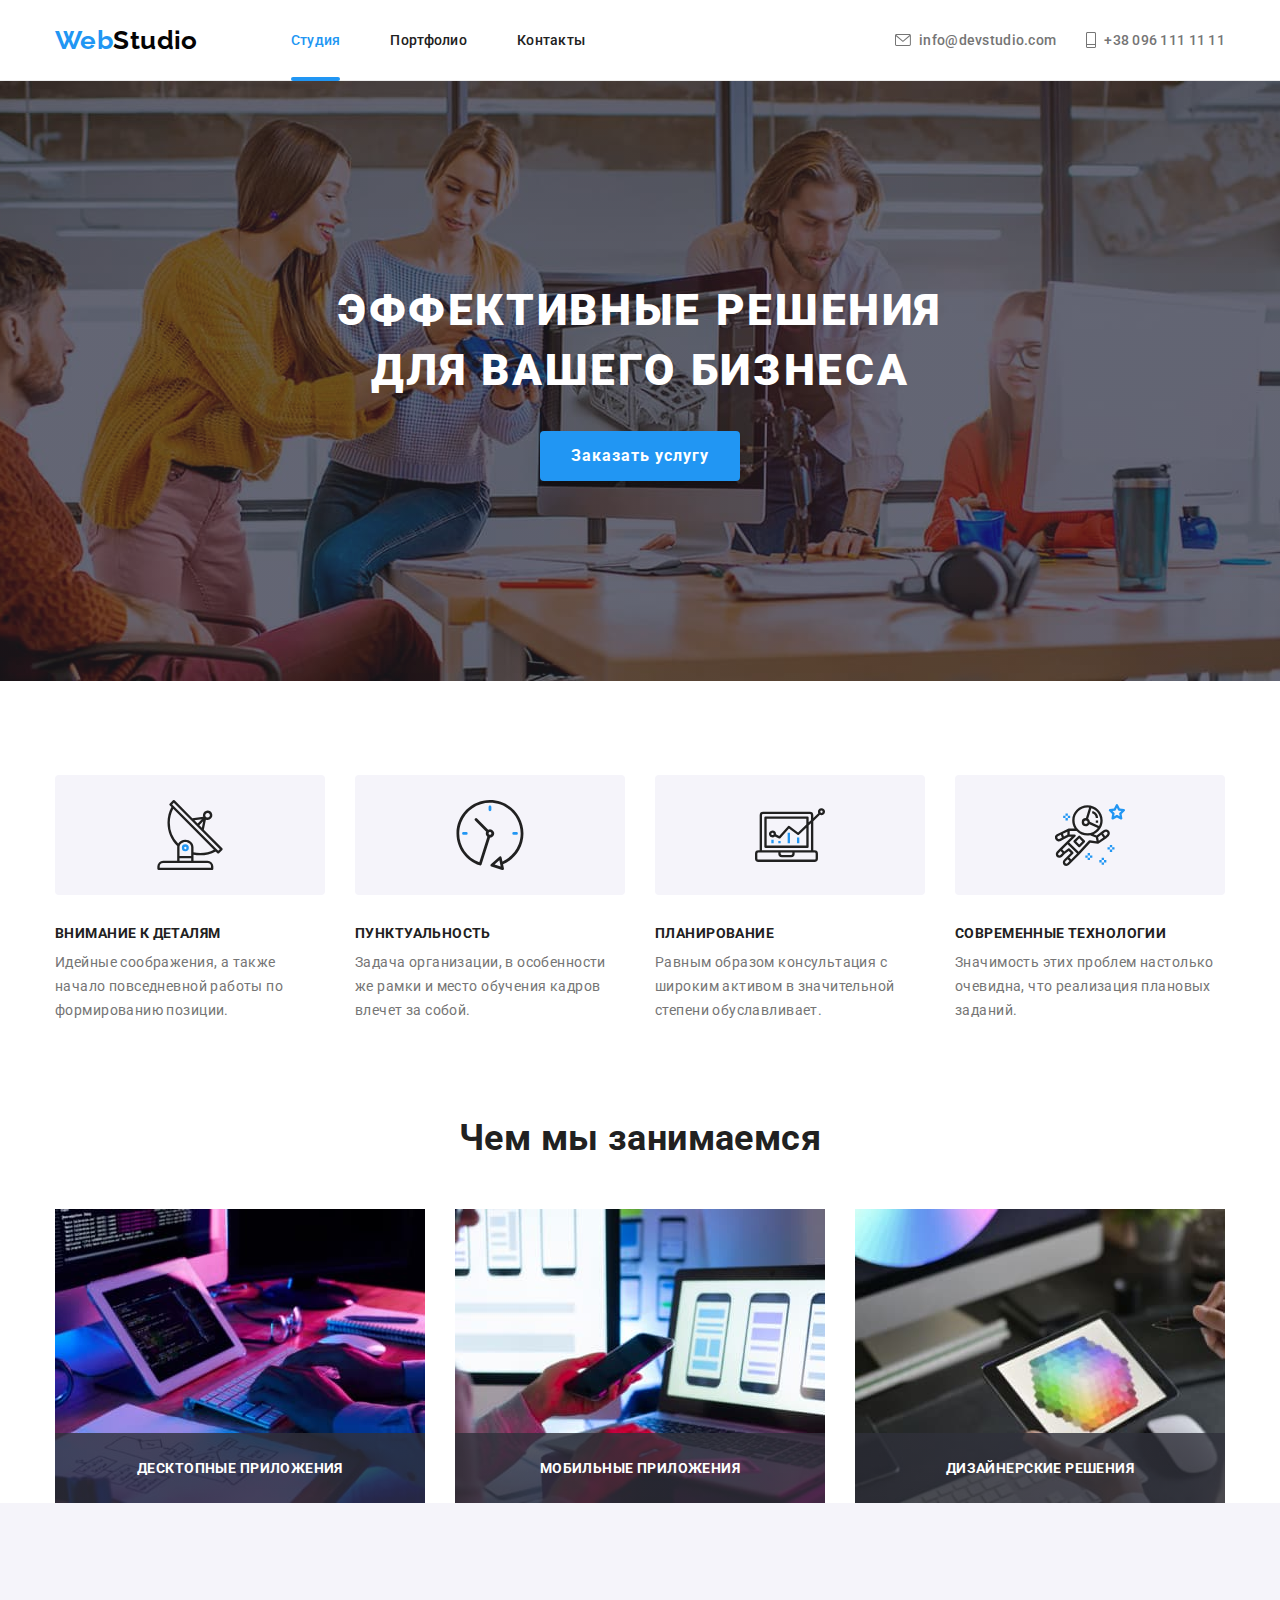
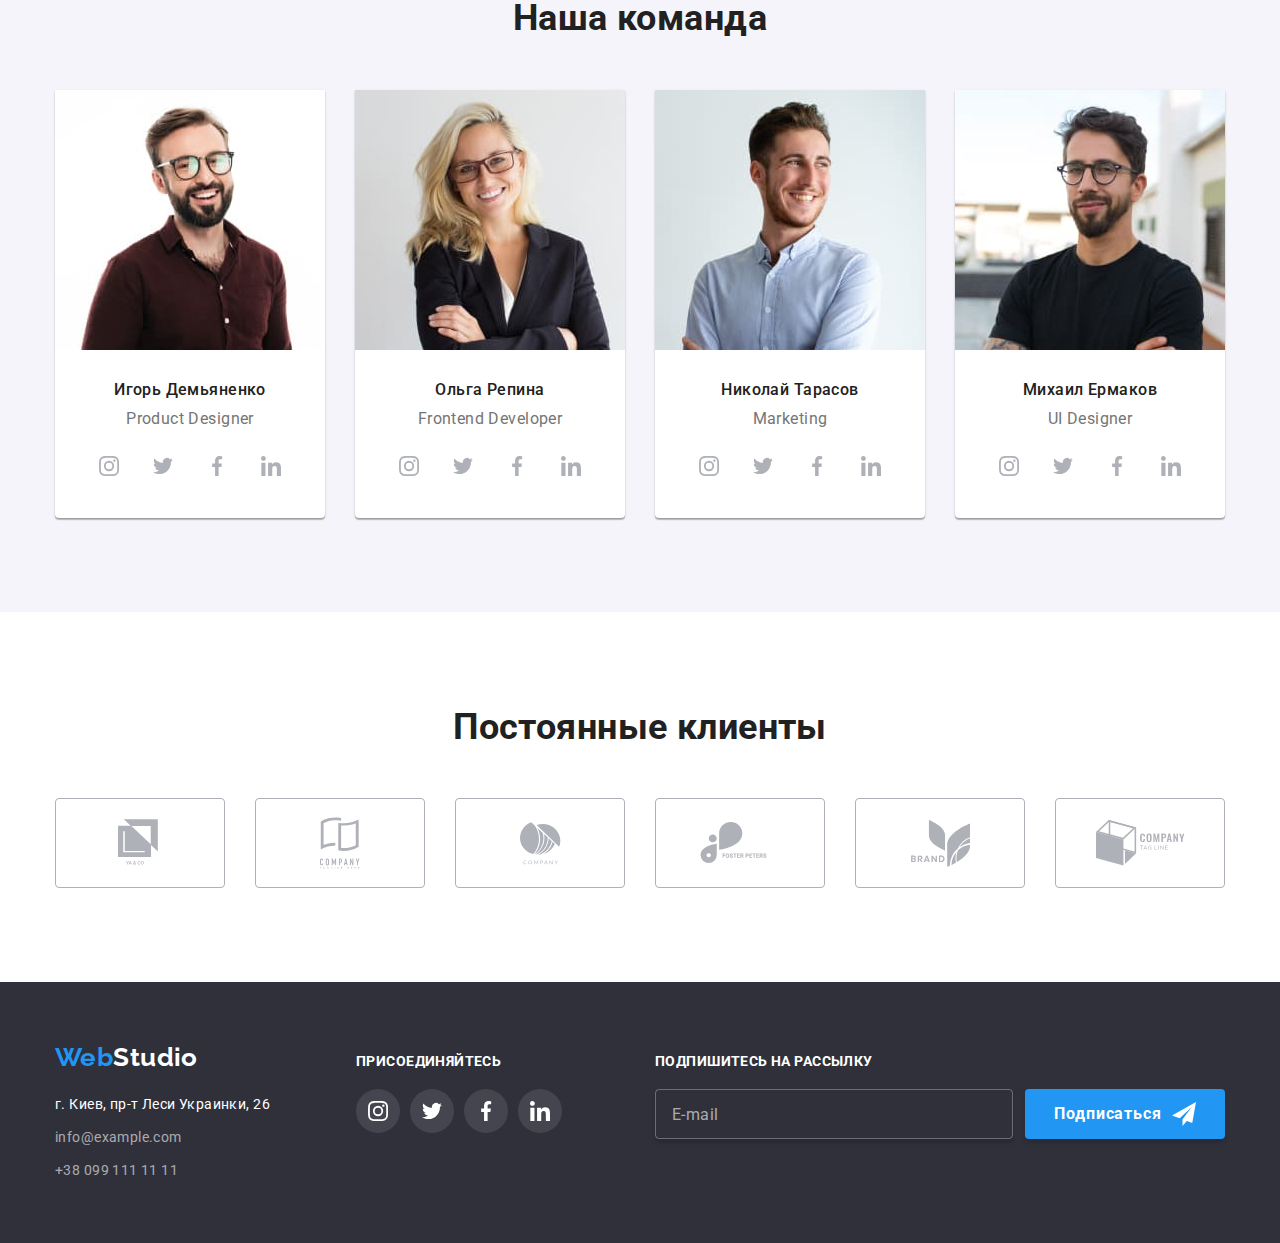
<file: index.html>
<!DOCTYPE html>
<html lang="ru">

<head>
    <meta charset="UTF-8">
    <meta name="viewport" content="width=device-width, initial-scale=1.0">
    <title>WebStudio</title>
    <link rel="stylesheet"
        href="https://cdnjs.cloudflare.com/ajax/libs/modern-normalize/1.0.0/modern-normalize.min.css">
    <link rel="preconnect" href="https://fonts.gstatic.com">
    <link
        href="https://fonts.googleapis.com/css2?family=Raleway:wght@700&family=Roboto:wght@400;500;700;900&display=swap"
        rel="stylesheet">
    <link rel="stylesheet" href="./css/main.min.css">
</head>

<body>
    <!-- Шапка сайта -->
    <header class="header">
        <div class="container container-header">
            <a href="./index.html" class="logo logo-nav link" lang="en">Web<span class="logo-right-part-dark">Studio</span></a>
            <button type="button" class="button-nav" data-menu-button>
                <svg class="button-menu" aria-label="Переключатель мобильного меню" width="24" height="16">
                    <use class="nav-icon-menu" href="./images/symbol-defs.svg#icon-nav-menu"></use>
                    <use class="nav-icon-close" href="./images/symbol-defs.svg#icon-close"></use>
                </svg>
            </button>
            <div class="nav-thumb data-menu">
                <div class="nav-mobile">
                    <nav class="nav">
                        <ul class="list nav-list">
                            <li class="nav-item"><a href="./index.html" class="nav-link nav-link-current link">Студия</a></li>
                            <li class="nav-item"><a href="./portfolio.html" class="nav-link link">Портфолио</a></li>
                            <li class="nav-item"><a href="" class="nav-link link">Контакты</a></li>
                        </ul>
                    </nav>
                    <div class="contact-thumb">
                        <ul class="list contacts-list">
                            <li class="contacts-item">
                                <a href="mailto:info@devstudio.com" class="contacts-link link" target="_blank" lang="en">
                                    <svg class="contacts-icon contacts-icon-tablet" width="14" height="10">
                                        <use href="./images/symbol-defs.svg#icon-envelope-tablet"></use>
                                    </svg>
                                    <svg class="contacts-icon contacts-icon-desktop" width="16" height="12">
                                        <use href="./images/symbol-defs.svg#icon-envelope-desktop"></use>
                                    </svg>
                                    info@devstudio.com
                                </a>
                            </li>
                            <li class="contacts-item">
                                <a href="tel:+380961111111" class="contacts-link contact-tel link">
                                    <svg class="contacts-icon contacts-icon-tablet" width="10" height="14">
                                        <use href="./images/symbol-defs.svg#icon-tel-tablet"></use>
                                    </svg>
                                    <svg class="contacts-icon contacts-icon-desktop" width="10" height="16">
                                        <use href="./images/symbol-defs.svg#icon-tel-desktop"></use>
                                    </svg>
                                    +38 096 111 11 11
                                </a>
                            </li>
                        </ul>
                        <ul class="list social-list social-list-mobile">
                            <li class="social-item-mobile">
                                <a href="#" target="_blank" class="social-link-mobile link">Instagram</a>
                            </li>
                            <li class="social-item-mobile">
                                <a href="#" target="_blank" class="social-link-mobile link">Twitter</a>
                            </li>
                            <li class="social-item-mobile">
                                <a href="#" target="_blank" class="social-link-mobile link">Facebook</a>
                            </li>
                            <li class="social-item-mobile">
                                <a href="#" target="_blank" class="social-link-mobile link">LinkedIn</a>
                            </li>
                        </ul>
                    </div>
                </div>
            </div>
        </div>
    </header>
    <main>
        <!-- Герой -->
        <section class="hero">
            <div class="container">
                <div class="hero-object">
                    <h1 class="hero-title">Эффективные решения для вашего бизнеса</h1>
                    <button type="button" data-modal-open class="main-button">Заказать услугу</button>
                </div>
            </div>
        </section>
        <!-- Особенности -->
        <section class="section">
            <div class="container container-features">
                <h2 class="title-main visually-hidden">Особенности</h2>
                <ul class="features-list list">
                    <li class="features-item">
                        <div class="features-bcg-icon">
                            <svg width="70" height="70">
                                <use href="./images/symbol-defs.svg#icon-antenna"></use>
                            </svg>
                        </div>
                        <h3 class="features-title">Внимание к деталям</h3>
                        <p class="features-text">Идейные соображения, а также начало повседневной работы по формированию
                            позиции.</p>
                    </li>
                    <li class="features-item watch">

                        <div class="features-bcg-icon">
                            <svg width="70" height="70">
                                <use href="./images/symbol-defs.svg#icon-watch"></use>
                            </svg>
                        </div>
                        <h3 class="features-title watch">Пунктуальность</h3>
                        <p class="features-text">Задача организации, в особенности же рамки и место обучения кадров
                            влечет за собой.</p>
                    </li>
                    <li class="features-item computer">
                        <div class="features-bcg-icon">
                            <svg width="70" height="70">
                                <use href="./images/symbol-defs.svg#icon-computer"></use>
                            </svg>
                        </div>
                        <h3 class="features-title">Планирование</h3>
                        <p class="features-text">Равным образом консультация с широким активом в значительной степени
                            обуславливает.</p>
                    </li>
                    <li class="features-item astronaut">
                        <div class="features-bcg-icon">
                            <svg width="70" height="70">
                                <use href="./images/symbol-defs.svg#icon-astronaut"></use>
                            </svg>
                        </div>
                        <h3 class="features-title">Современные технологии</h3>
                        <p class="features-text">Значимость этих проблем настолько очевидна, что реализация плановых
                            заданий.</p>
                    </li>
                </ul>
            </div>
        </section>
        <!-- Чем мы занимаемся -->
        <section class="section-paddingTop-0 section-none">
            <div class="container">
                <h2 class="title-main">Чем мы занимаемся</h2>
                <ul class="we-doing-list list">
                    <li class="we-doing-item">
                        <img srcset="./images/what-are-we-doing/box-1-desktop.jpg 1x, ./images/what-are-we-doing/box-1-desktop-@2x.jpg 2x"
                        alt="Разработчик верстает сайт"/>                     
                        <div class="we-doing-thumb">
                            <h3 class="we-doing-text">Десктопные приложения</h3>
                        </div>
                    </li>
                    <li class="we-doing-item">
                        <img srcset="./images/what-are-we-doing/box-2-desktop.jpg 1x, ./images/what-are-we-doing/box-2-desktop-@2x.jpg 2x"
                        alt="Человек тестирует мобильное приложения"/>
                        
                        <div class="we-doing-thumb">
                            <h3 class="we-doing-text">Мобильные приложения</h3>
                        </div>
                    </li>
                    <li class="we-doing-item">
                        <img srcset="./images/what-are-we-doing/box-3-desktop.jpg 1x, ./images/what-are-we-doing/box-3-desktop-@2x.jpg 2x"
                        alt="Дизайнер выбирает цвет на палитре"/>                        
                        <div class="we-doing-thumb">
                            <h3 class="we-doing-text">Дизайнерские решения</h3>
                        </div>
                    </li>
                </ul>
            </div>
        </section>
        <!-- Наша команда -->
        <section class="section-background">
            <div class="container">
                <h2 class="title-main">Наша команда</h2>
                <ul class="team-list list">
                    <li class="team-item">
                        <picture>
                            <source
                                srcset="./images/our-team/team-1-desktop.jpg 1x, ./images/our-team/team-1-desktop-@2x.jpg 2x"
                                media="(min-width: 1200px)">
                            <source
                                srcset="./images/our-team/team-1-tablet.jpg 1x, ./images/our-team/team-1-tablet-@2x.jpg 2x"
                                media="(min-width: 768px)">
                            <img srcset="./images/our-team/team-1-mobile.jpg 1x, ./images/our-team/team-1-mobile-@2x.jpg 2x" alt="Фото Игоря Демьяненко"/>
                        </picture>
                        <div class="team-card">
                            <h3 class="team-name">Игорь Демьяненко</h3>
                            <p class="team-position" lang="en">Product designer</p>
                            <ul class="social-list list">
                                <li class="social-item">
                                    <a href="#" class="social-link social-link-team">
                                        <svg width="20" height="20">
                                            <use href="./images/symbol-defs.svg#icon-instagram"></use>
                                        </svg>
                                    </a>
                                </li>
                                <li class="social-item">
                                    <a href="#" class="social-link social-link-team">
                                        <svg width="20" height="20">
                                            <use href="./images/symbol-defs.svg#icon-twitter"></use>
                                        </svg>
                                    </a>
                                </li>
                                <li class="social-item">
                                    <a href="#" class="social-link social-link-team">
                                        <svg width="20" height="20">
                                            <use href="./images/symbol-defs.svg#icon-facebook"></use>
                                        </svg>
                                    </a>
                                </li>
                                <li class="social-item">
                                    <a href="#" class="social-link social-link-team">
                                        <svg width="20" height="20">
                                            <use href="./images/symbol-defs.svg#icon-linkedin"></use>
                                        </svg>
                                    </a>
                                </li>
                            </ul>
                        </div>
                    </li>
                    <li class="team-item">
                        <picture>
                            <source srcset="./images/our-team/team-2-desktop.jpg 1x, ./images/our-team/team-2-desktop-@2x.jpg 2x"
                                media="(min-width: 1200px)">
                            <source srcset="./images/our-team/team-2-tablet.jpg 1x, ./images/our-team/team-2-tablet-@2x.jpg 2x"
                                media="(min-width: 768px)">                           
                            <img srcset="./images/our-team/team-2-mobile.jpg 1x, ./images/our-team/team-2-mobile-@2x.jpg 2x" alt="Фото Ольги Репиной"/>
                        </picture>
                        <div class="team-card">
                            <h3 class="team-name">Ольга Репина</h3>
                            <p class="team-position" lang="en">Frontend developer</p>
                            <ul class="social-list list">
                                <li class="social-item">
                                    <a href="#" class="social-link social-link-team">
                                        <svg width="20" height="20">
                                            <use href="./images/symbol-defs.svg#icon-instagram"></use>
                                        </svg>
                                    </a>
                                </li>
                                <li class="social-item">
                                    <a href="#" class="social-link social-link-team">
                                        <svg width="20" height="20">
                                            <use href="./images/symbol-defs.svg#icon-twitter"></use>
                                        </svg>
                                    </a>
                                </li>
                                <li class="social-item">
                                    <a href="#" class="social-link social-link-team">
                                        <svg width="20" height="20">
                                            <use href="./images/symbol-defs.svg#icon-facebook"></use>
                                        </svg>
                                    </a>
                                </li>
                                <li class="social-item">
                                    <a href="#" class="social-link social-link-team">
                                        <svg width="20" height="20">
                                            <use href="./images/symbol-defs.svg#icon-linkedin"></use>
                                        </svg>
                                    </a>
                                </li>
                            </ul>
                        </div>
                    </li>
                    <li class="team-item">
                        <picture>
                            <source srcset="./images/our-team/team-3-desktop.jpg 1x, ./images/our-team/team-3-desktop-@2x.jpg 2x"
                                media="(min-width: 1200px)">
                            <source srcset="./images/our-team/team-3-tablet.jpg 1x, ./images/our-team/team-3-tablet-@2x.jpg 2x"
                                media="(min-width: 768px)">
                           <img srcset="./images/our-team/team-3-mobile.jpg 1x, ./images/our-team/team-3-mobile-@2x.jpg 2x" alt="Фото Николая Тарасова"/>
                        </picture>
                        <div class="team-card">
                            <h3 class="team-name">Николай Тарасов</h3>
                            <p class="team-position" lang="en">Marketing</p>
                            <ul class="social-list list">
                                <li class="social-item">
                                    <a href="#" class="social-link social-link-team">
                                        <svg width="20" height="20">
                                            <use href="./images/symbol-defs.svg#icon-instagram"></use>
                                        </svg>
                                    </a>
                                </li>
                                <li class="social-item">
                                    <a href="#" class="social-link social-link-team">
                                        <svg width="20" height="20">
                                            <use href="./images/symbol-defs.svg#icon-twitter"></use>
                                        </svg>
                                    </a>
                                </li>
                                <li class="social-item">
                                    <a href="#" class="social-link social-link-team">
                                        <svg width="20" height="20">
                                            <use href="./images/symbol-defs.svg#icon-facebook"></use>
                                        </svg>
                                    </a>
                                </li>
                                <li class="social-item">
                                    <a href="#" class="social-link social-link-team">
                                        <svg width="20" height="20">
                                            <use href="./images/symbol-defs.svg#icon-linkedin"></use>
                                        </svg>
                                    </a>
                                </li>
                            </ul>
                        </div>
                    </li>
                    <li class="team-item">
                        <picture>
                            <source srcset="./images/our-team/team-4-desktop.jpg 1x, ./images/our-team/team-4-desktop-@2x.jpg 2x"
                                media="(min-width: 1200px)">
                            <source srcset="./images/our-team/team-4-tablet.jpg 1x, ./images/our-team/team-4-tablet-@2x.jpg 2x"
                                media="(min-width: 768px)">
                           <img srcset="./images/our-team/team-4-mobile.jpg 1x, ./images/our-team/team-4-mobile-@2x.jpg 2x" alt="Фото Михаила Ермакова"/>
                        </picture>
                        <div class="team-card">
                            <h3 class="team-name">Михаил Ермаков</h3>
                            <p class="team-position" lang="en">UI designer</p>
                            <ul class="social-list list">
                                <li class="social-item">
                                    <a href="#" class="social-link social-link-team">
                                        <svg width="20" height="20">
                                            <use href="./images/symbol-defs.svg#icon-instagram"></use>
                                        </svg>
                                    </a>
                                </li>
                                <li class="social-item">
                                    <a href="#" class="social-link social-link-team">
                                        <svg width="20" height="20">
                                            <use href="./images/symbol-defs.svg#icon-twitter"></use>
                                        </svg>
                                    </a>
                                </li>
                                <li class="social-item">
                                    <a href="#" class="social-link social-link-team">
                                        <svg width="20" height="20">
                                            <use href="./images/symbol-defs.svg#icon-facebook"></use>
                                        </svg>
                                    </a>
                                </li>
                                <li class="social-item">
                                    <a href="#" class="social-link social-link-team">
                                        <svg width="20" height="20">
                                            <use href="./images/symbol-defs.svg#icon-linkedin"></use>
                                        </svg>
                                    </a>
                                </li>
                            </ul>
                        </div>
                    </li>
                </ul>
            </div>
        </section>
        <!-- Наши клиенты -->
        <section class="section">
            <div class="container">
                <h2 class="title-main">Постоянные клиенты</h2>
                <ul class="clients-list list">
                    <li class="clients-item">
                        <a href="#" class="clients-link">
                            <svg width="44" height="49">
                                <use href="./images/symbol-defs.svg#icon-client-1"></use>
                            </svg>
                        </a>
                    </li>
                    <li class="clients-item">
                        <a href="#" class="clients-link">
                            <svg width="40" height="52">
                                <use href="./images/symbol-defs.svg#icon-client-2"></use>
                            </svg>
                        </a>
                    </li>
                    <li class="clients-item">
                        <a href="#" class="clients-link">
                            <svg width="41" height="43">
                                <use href="./images/symbol-defs.svg#icon-client-3"></use>
                            </svg>
                        </a>
                    </li>
                    <li class="clients-item">
                        <a href="#" class="clients-link">
                            <svg width="80" height="42">
                                <use href="./images/symbol-defs.svg#icon-client-4"></use>
                            </svg>
                        </a>
                    </li>
                    <li class="clients-item">
                        <a href="#" class="clients-link">
                            <svg width="59" height="47">
                                <use href="./images/symbol-defs.svg#icon-client-5"></use>
                            </svg>
                        </a>
                    </li>
                    <li class="clients-item">
                        <a href="#" class="clients-link">
                            <svg width="89" height="46">
                                <use href="./images/symbol-defs.svg#icon-client-6"></use>
                            </svg>
                        </a>
                    </li>
                </ul>
            </div>
        </section>
    </main>
    <!-- Подвал -->
    <footer class="footer">
        <div class="container container-footer">
            <div class="part-address">
                <a href="./index.html" class="logo logo-footer link" lang="en">Web<span class="logo-right-part-light">Studio</span></a>
                <address class="footer-address">г. Киев, пр-т Леси Украинки, 26</address>
                <ul class="list">
                    <li class="element-list">
                        <a href="mailto:info@example.com" class="footer-email link" target="_blank"
                            lang="en">info@example.com</a>
                    </li>
                    <li>
                        <a href="tel:+380991111111" class="footer-email link end">+38 099 111 11 11</a>
                    </li>
                </ul>
            </div>
            <div class="footer-part-social">
                <p class="footer-plea">Присоединяйтесь</p>
                <ul class="social-list list">
                    <li class="social-item">
                        <a href="#" class="social-link social-link-footer">
                            <svg class="social-icon" width="20" height="20">
                                <use href="./images/symbol-defs.svg#icon-instagram"></use>
                            </svg>
                        </a>
                    </li>
                    <li class="social-item">
                        <a href="#" class="social-link social-link-footer">
                            <svg class="social-icon" width="20" height="20">
                                <use href="./images/symbol-defs.svg#icon-twitter"></use>
                            </svg>
                        </a>
                    </li>
                    <li class="social-item">
                        <a href="#" class="social-link social-link-footer">
                            <svg class="social-icon" width="20" height="20">
                                <use href="./images/symbol-defs.svg#icon-facebook"></use>
                            </svg>
                        </a>
                    </li>
                    <li class="social-item">
                        <a href="#" class="social-link social-link-footer">
                            <svg class="social-icon" width="20" height="20">
                                <use href="./images/symbol-defs.svg#icon-linkedin"></use>
                            </svg>
                        </a>
                    </li>
                </ul>
            </div>
            <form class="footer-part-follow">
                <div class="footer-follow">
                    <p class="footer-plea">Подпишитесь на рассылку</p>
                    <label>
                        <input type="email" name="email-for-follow" placeholder="E-mail" class="follow-input">
                    </label>
                </div>
                <button type="submit" class="main-button main-button-no-hover">Подписаться
                    <svg class="icon-follow" width="24" height="24">
                        <use href="./images/symbol-defs.svg#icon-send"></use>
                    </svg>
                </button>
            </form>
        </div>
    </footer>
    <!--Модальное окно-->
    <div data-modal class="backdrop is-hidden">
        <div class="modal-hero">
            <h1 class="modal-text">Оставьте свои данные, мы вам перезвоним</h1>
            <form class="modal-form">
                <div class="form-field">                    
                    <label class="form-label">Имя                        
                        <input type="text" name="name" class="form-input">                    
                    </label>
                    <div class="form-thumb">
                        <svg class="form-icon" width="18" height="18">
                            <use href="./images/symbol-defs.svg#icon-person"></use>
                        </svg>
                    </div>
                </div>
                <div class="form-field">
                    <label class="form-label">Телефон                        
                        <input type="tel" name="phone-number" class="form-input">
                    </label>
                    <div class="form-thumb">
                        <svg class="form-icon" width="18" height="18">
                            <use href="./images/symbol-defs.svg#icon-phone"></use>
                        </svg>
                    </div>
                </div>
                <div class="form-field">
                    <label class="form-label">Почта                        
                        <input type="email" name="email" class="form-input">
                    </label>
                    <div class="form-thumb">
                        <svg class="form-icon" width="18" height="18">
                            <use href="./images/symbol-defs.svg#icon-email"></use>
                        </svg>
                    </div>
                </div>
                <div class="form-field-textarea">
                    <label class="form-label">Комментарий
                        <textarea name="comment" rows="7" placeholder="Введите текст" class="form-textarea"></textarea>
                    </label>
                </div>
                <div class="checkbox-field">
                    <input class="checkbox-consent" type="checkbox" name="consent" value="consent" id="consent">
                    <label for="consent" class="checkbox-label">                        
                        Соглашаюсь с рассылкой и принимаю <a href="#" class="conditions">Условия договора</a>
                    </label>                    
                </div>
                <button type="submit" class="main-button">Отправить</button>
            </form>            
            <button data-modal-close class="button-close">
                <svg width="11" height="11">
                    <use href="./images/symbol-defs.svg#icon-close"></use>
                </svg>
            </button>
        </div>
    </div>
    <script src = "./js/modal.js" ></script>
    <script src="./js/menu.js"></script>
</body>
</html>
</file>
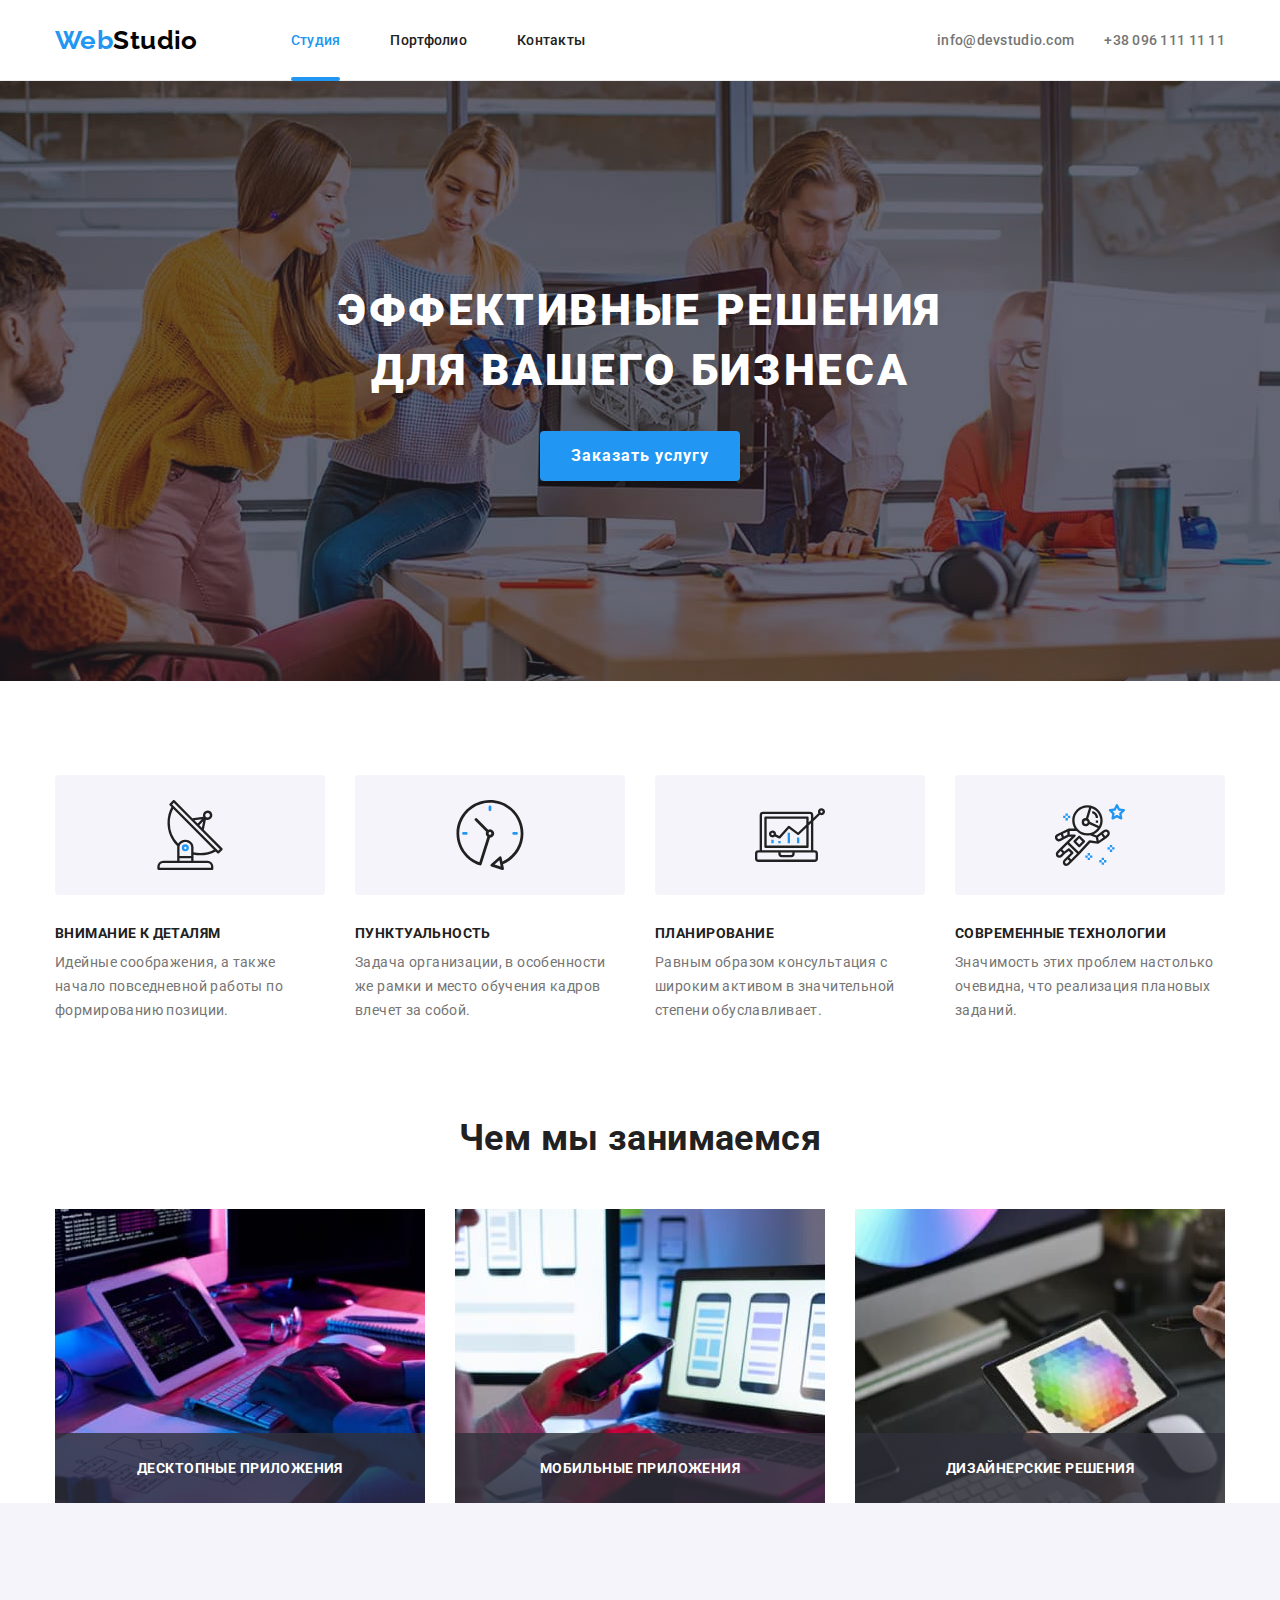
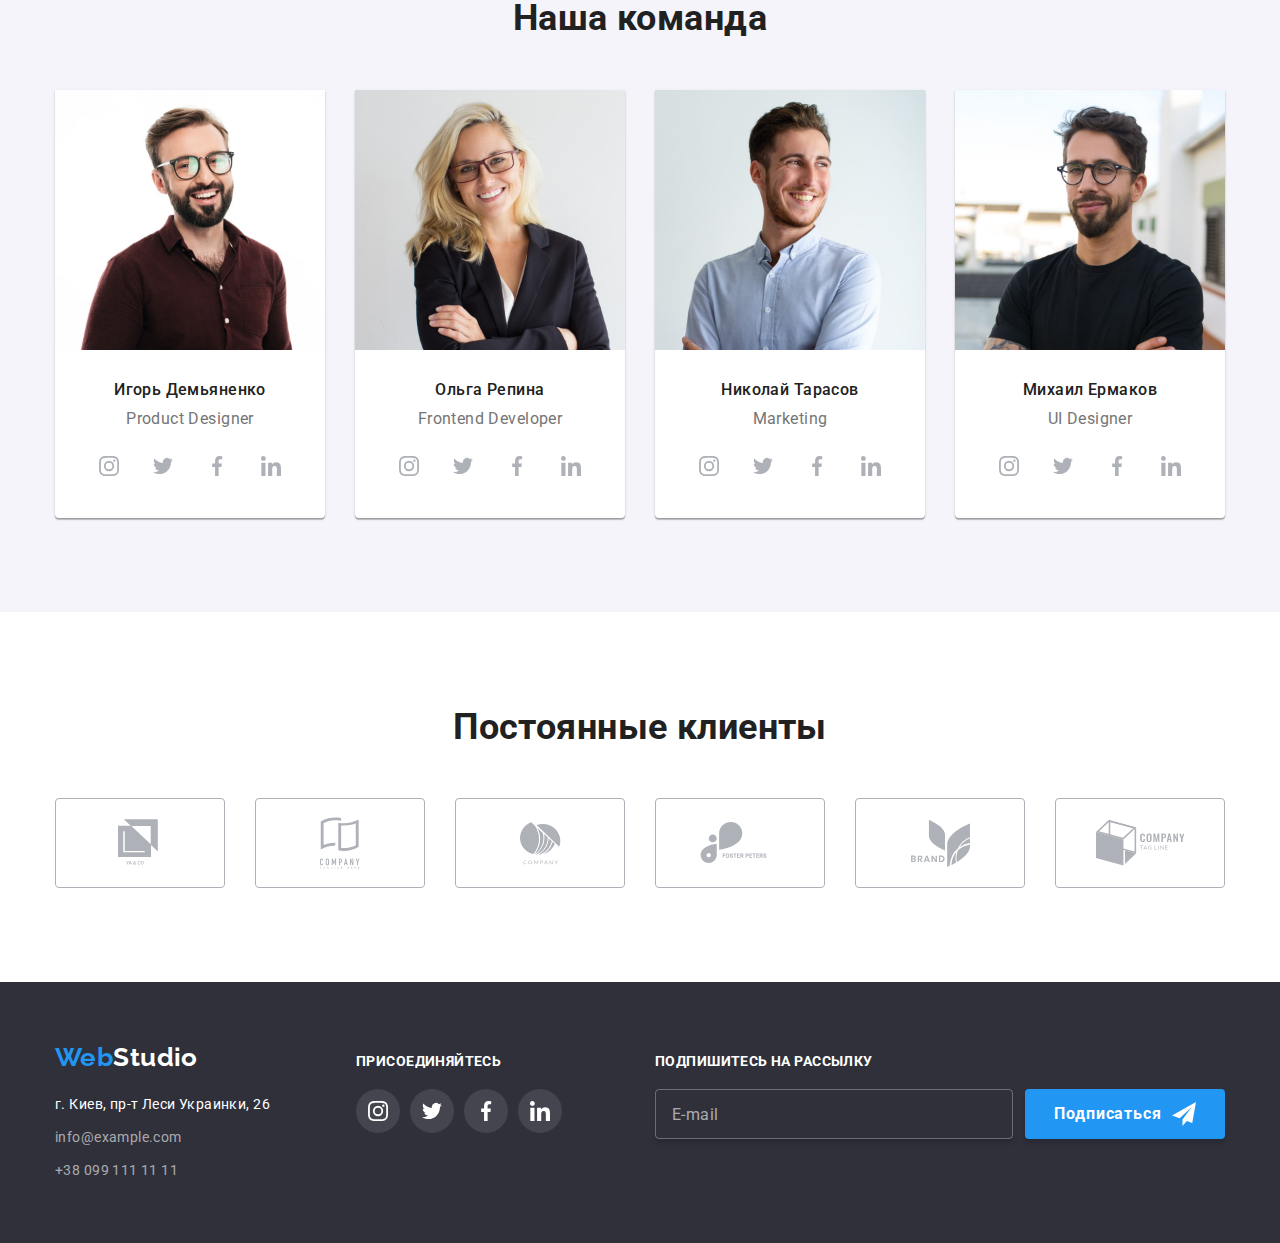
<file: index — копия.html>
<!DOCTYPE html>
<html lang="ru">

<head>
    <meta charset="UTF-8">
    <meta name="viewport" content="width=device-width, initial-scale=1.0">
    <title>WebStudio</title>
    <link rel="stylesheet"
        href="https://cdnjs.cloudflare.com/ajax/libs/modern-normalize/1.0.0/modern-normalize.min.css">
    <link rel="preconnect" href="https://fonts.gstatic.com">
    <link
        href="https://fonts.googleapis.com/css2?family=Raleway:wght@700&family=Roboto:wght@400;500;700;900&display=swap"
        rel="stylesheet">
    <link rel="stylesheet" href="./css/main.min.css">
</head>

<body>
    <!-- Шапка сайта -->
    <header class="header">
        <div class="container container-header">
            <a href="./index.html" class="logo logo-nav link" lang="en">Web<span class="logo-right-part-dark">Studio</span></a>
            <button type="button" class="button-nav" data-menu-button>
                <svg class="button-menu" aria-label="Переключатель мобильного меню" width="24" height="16">
                    <use class="nav-icon-menu" href="./images/symbol-defs.svg#icon-nav-menu"></use>
                    <use class="nav-icon-close" href="./images/symbol-defs.svg#icon-close"></use>
                </svg>
            </button>
            <div class="nav-thumb">
                <div class="nav-mobile">
                    <nav class="nav">
                        <ul class="list nav-list">
                            <li class="nav-item"><a href="./index.html" class="nav-link nav-link-current link">Студия</a></li>
                            <li class="nav-item"><a href="./portfolio.html" class="nav-link link">Портфолио</a></li>
                            <li class="nav-item"><a href="" class="nav-link link">Контакты</a></li>
                        </ul>
                    </nav>
                    <div class="contact-thumb">
                        <ul class="list contacts-list">
                            <li class="contacts-item">
                                <a href="mailto:info@devstudio.com" class="contacts-link link" target="_blank" lang="en">
                                    <svg class="contacts-icon" width="16" height="12">
                                        <use href="./images/symbol-defs.svg#icon-envelope"></use>
                                    </svg>
                                    info@devstudio.com
                                </a>
                            </li>
                            <li class="contacts-item">
                                <a href="tel:+380961111111" class="contacts-link contact-tel link">
                                    <svg class="contacts-icon" width="10" height="16">
                                        <use href="./images/symbol-defs.svg#icon-tel"></use>
                                    </svg>
                                    +38 096 111 11 11
                                </a>
                            </li>
                        </ul>
                        <ul class="list social-list social-list-mobile">
                            <li class="social-item-mobile">
                                <a href="#" target="_blank" class="social-link-mobile link">Instagram</a>
                            </li>
                            <li class="social-item-mobile">
                                <a href="#" target="_blank" class="social-link-mobile link">Twitter</a>
                            </li>
                            <li class="social-item-mobile">
                                <a href="#" target="_blank" class="social-link-mobile link">Facebook</a>
                            </li>
                            <li class="social-item-mobile">
                                <a href="#" target="_blank" class="social-link-mobile link">LinkedIn</a>
                            </li>
                        </ul>
                    </div>
                </div>
            </div>
        </div>
    </header>
    <main>
        <!-- Герой -->
        <section class="hero">
            <div class="container">
                <div class="hero-object">
                    <h1 class="hero-title">Эффективные решения для вашего бизнеса</h1>
                    <button type="button" data-modal-open class="main-button">Заказать услугу</button>
                </div>
            </div>
        </section>
        <!-- Особенности -->
        <section class="section">
            <div class="container container-features">
                <h2 class="title-main visually-hidden">Особенности</h2>
                <ul class="features-list list">
                    <li class="features-item">
                        <div class="features-bcg-icon">
                            <svg width="70" height="70">
                                <use href="./images/symbol-defs.svg#icon-antenna"></use>
                            </svg>
                        </div>
                        <h3 class="features-title">Внимание к деталям</h3>
                        <p class="features-text">Идейные соображения, а также начало повседневной работы по формированию
                            позиции.</p>
                    </li>
                    <li class="features-item watch">

                        <div class="features-bcg-icon">
                            <svg width="70" height="70">
                                <use href="./images/symbol-defs.svg#icon-watch"></use>
                            </svg>
                        </div>
                        <h3 class="features-title watch">Пунктуальность</h3>
                        <p class="features-text">Задача организации, в особенности же рамки и место обучения кадров
                            влечет за собой.</p>
                    </li>
                    <li class="features-item computer">
                        <div class="features-bcg-icon">
                            <svg width="70" height="70">
                                <use href="./images/symbol-defs.svg#icon-computer"></use>
                            </svg>
                        </div>
                        <h3 class="features-title">Планирование</h3>
                        <p class="features-text">Равным образом консультация с широким активом в значительной степени
                            обуславливает.</p>
                    </li>
                    <li class="features-item astronaut">
                        <div class="features-bcg-icon">
                            <svg width="70" height="70">
                                <use href="./images/symbol-defs.svg#icon-astronaut"></use>
                            </svg>
                        </div>
                        <h3 class="features-title">Современные технологии</h3>
                        <p class="features-text">Значимость этих проблем настолько очевидна, что реализация плановых
                            заданий.</p>
                    </li>
                </ul>
            </div>
        </section>
        <!-- Чем мы занимаемся -->
        <section class="section-paddingTop-0 section-none">
            <div class="container">
                <h2 class="title-main">Чем мы занимаемся</h2>
                <ul class="we-doing-list list">
                    <li class="we-doing-item">
                        <img src="./images/what-are-we-doing/box-1.jpg" alt="Разработчик верстает сайт" width="370"
                            height="294" />
                        <div class="we-doing-thumb">
                            <h3 class="we-doing-text">Десктопные приложения</h3>
                        </div>
                    </li>
                    <li class="we-doing-item">
                        <img src="./images/what-are-we-doing/box-2.jpg" alt="Разработчик создает мобильное приложения"
                            width="370" height="294" />
                        <div class="we-doing-thumb">
                            <h3 class="we-doing-text">Мобильные приложения</h3>
                        </div>
                    </li>
                    <li class="we-doing-item">
                        <img src="./images/what-are-we-doing/box-3.jpg" alt="Дизайнер выбирает цвет на палитре"
                            width="370" height="294" />
                        <div class="we-doing-thumb">
                            <h3 class="we-doing-text">Дизайнерские решения</h3>
                        </div>
                    </li>
                </ul>
            </div>
        </section>
        <!-- Наша команда -->
        <section class="section-background">
            <div class="container">
                <h2 class="title-main">Наша команда</h2>
                <ul class="team-list list">
                    <li class="team-item">
                        <img src="./images/our-team/team-card-1.jpg" alt="Фото Игоря Демьяненко" width="270"
                            height="260" />
                        <div class="team-card">
                            <h3 class="team-name">Игорь Демьяненко</h3>
                            <p class="team-position" lang="en">Product designer</p>
                            <ul class="social-list list">
                                <li class="social-item">
                                    <a href="#" class="social-link social-link-team">
                                        <svg width="20" height="20">
                                            <use href="./images/symbol-defs.svg#icon-instagram"></use>
                                        </svg>
                                    </a>
                                </li>
                                <li class="social-item">
                                    <a href="#" class="social-link social-link-team">
                                        <svg width="20" height="20">
                                            <use href="./images/symbol-defs.svg#icon-twitter"></use>
                                        </svg>
                                    </a>
                                </li>
                                <li class="social-item">
                                    <a href="#" class="social-link social-link-team">
                                        <svg width="20" height="20">
                                            <use href="./images/symbol-defs.svg#icon-facebook"></use>
                                        </svg>
                                    </a>
                                </li>
                                <li class="social-item">
                                    <a href="#" class="social-link social-link-team">
                                        <svg width="20" height="20">
                                            <use href="./images/symbol-defs.svg#icon-linkedin"></use>
                                        </svg>
                                    </a>
                                </li>
                            </ul>
                        </div>
                    </li>
                    <li class="team-item">
                        <img src="./images/our-team/team-card-2.jpg" alt="Фото Ольги Репиной" width="270"
                            height="260" />
                        <div class="team-card">
                            <h3 class="team-name">Ольга Репина</h3>
                            <p class="team-position" lang="en">Frontend developer</p>
                            <ul class="social-list list">
                                <li class="social-item">
                                    <a href="#" class="social-link social-link-team">
                                        <svg width="20" height="20">
                                            <use href="./images/symbol-defs.svg#icon-instagram"></use>
                                        </svg>
                                    </a>
                                </li>
                                <li class="social-item">
                                    <a href="#" class="social-link social-link-team">
                                        <svg width="20" height="20">
                                            <use href="./images/symbol-defs.svg#icon-twitter"></use>
                                        </svg>
                                    </a>
                                </li>
                                <li class="social-item">
                                    <a href="#" class="social-link social-link-team">
                                        <svg width="20" height="20">
                                            <use href="./images/symbol-defs.svg#icon-facebook"></use>
                                        </svg>
                                    </a>
                                </li>
                                <li class="social-item">
                                    <a href="#" class="social-link social-link-team">
                                        <svg width="20" height="20">
                                            <use href="./images/symbol-defs.svg#icon-linkedin"></use>
                                        </svg>
                                    </a>
                                </li>
                            </ul>
                        </div>
                    </li>
                    <li class="team-item">
                        <img src="./images/our-team/team-card-3.jpg" alt="Фото Николая Тарасова" width="270"
                            height="260" />
                        <div class="team-card">
                            <h3 class="team-name">Николай Тарасов</h3>
                            <p class="team-position" lang="en">Marketing</p>
                            <ul class="social-list list">
                                <li class="social-item">
                                    <a href="#" class="social-link social-link-team">
                                        <svg width="20" height="20">
                                            <use href="./images/symbol-defs.svg#icon-instagram"></use>
                                        </svg>
                                    </a>
                                </li>
                                <li class="social-item">
                                    <a href="#" class="social-link social-link-team">
                                        <svg width="20" height="20">
                                            <use href="./images/symbol-defs.svg#icon-twitter"></use>
                                        </svg>
                                    </a>
                                </li>
                                <li class="social-item">
                                    <a href="#" class="social-link social-link-team">
                                        <svg width="20" height="20">
                                            <use href="./images/symbol-defs.svg#icon-facebook"></use>
                                        </svg>
                                    </a>
                                </li>
                                <li class="social-item">
                                    <a href="#" class="social-link social-link-team">
                                        <svg width="20" height="20">
                                            <use href="./images/symbol-defs.svg#icon-linkedin"></use>
                                        </svg>
                                    </a>
                                </li>
                            </ul>
                        </div>
                    </li>
                    <li class="team-item">
                        <img src="./images/our-team/team-card-4.jpg" alt="Фото Михаила Ермакова" width="270"
                            height="260" />
                        <div class="team-card">
                            <h3 class="team-name">Михаил Ермаков</h3>
                            <p class="team-position" lang="en">UI designer</p>
                            <ul class="social-list list">
                                <li class="social-item">
                                    <a href="#" class="social-link social-link-team">
                                        <svg width="20" height="20">
                                            <use href="./images/symbol-defs.svg#icon-instagram"></use>
                                        </svg>
                                    </a>
                                </li>
                                <li class="social-item">
                                    <a href="#" class="social-link social-link-team">
                                        <svg width="20" height="20">
                                            <use href="./images/symbol-defs.svg#icon-twitter"></use>
                                        </svg>
                                    </a>
                                </li>
                                <li class="social-item">
                                    <a href="#" class="social-link social-link-team">
                                        <svg width="20" height="20">
                                            <use href="./images/symbol-defs.svg#icon-facebook"></use>
                                        </svg>
                                    </a>
                                </li>
                                <li class="social-item">
                                    <a href="#" class="social-link social-link-team">
                                        <svg width="20" height="20">
                                            <use href="./images/symbol-defs.svg#icon-linkedin"></use>
                                        </svg>
                                    </a>
                                </li>
                            </ul>
                        </div>
                    </li>
                </ul>
            </div>
        </section>
        <!-- Наши клиенты -->
        <section class="section">
            <div class="container">
                <h2 class="title-main">Постоянные клиенты</h2>
                <ul class="clients-list list">
                    <li class="clients-item">
                        <a href="#" class="clients-link">
                            <svg width="44" height="49">
                                <use href="./images/symbol-defs.svg#icon-client-1"></use>
                            </svg>
                        </a>
                    </li>
                    <li class="clients-item">
                        <a href="#" class="clients-link">
                            <svg width="40" height="52">
                                <use href="./images/symbol-defs.svg#icon-client-2"></use>
                            </svg>
                        </a>
                    </li>
                    <li class="clients-item">
                        <a href="#" class="clients-link">
                            <svg width="41" height="43">
                                <use href="./images/symbol-defs.svg#icon-client-3"></use>
                            </svg>
                        </a>
                    </li>
                    <li class="clients-item">
                        <a href="#" class="clients-link">
                            <svg width="80" height="42">
                                <use href="./images/symbol-defs.svg#icon-client-4"></use>
                            </svg>
                        </a>
                    </li>
                    <li class="clients-item">
                        <a href="#" class="clients-link">
                            <svg width="59" height="47">
                                <use href="./images/symbol-defs.svg#icon-client-5"></use>
                            </svg>
                        </a>
                    </li>
                    <li class="clients-item">
                        <a href="#" class="clients-link">
                            <svg width="89" height="46">
                                <use href="./images/symbol-defs.svg#icon-client-6"></use>
                            </svg>
                        </a>
                    </li>
                </ul>
            </div>
        </section>
    </main>
    <!-- Подвал -->
    <footer class="footer">
        <div class="container container-footer">
            <div class="part-address">
                <a href="./index.html" class="logo logo-footer link" lang="en">Web<span class="logo-right-part-light">Studio</span></a>
                <address class="footer-address">г. Киев, пр-т Леси Украинки, 26</address>
                <ul class="list">
                    <li class="element-list">
                        <a href="mailto:info@example.com" class="footer-email link" target="_blank"
                            lang="en">info@example.com</a>
                    </li>
                    <li>
                        <a href="tel:+380991111111" class="footer-email link end">+38 099 111 11 11</a>
                    </li>
                </ul>
            </div>
            <div class="footer-part-social">
                <p class="footer-plea">Присоединяйтесь</p>
                <ul class="social-list list">
                    <li class="social-item">
                        <a href="#" class="social-link social-link-footer">
                            <svg class="social-icon" width="20" height="20">
                                <use href="./images/symbol-defs.svg#icon-instagram"></use>
                            </svg>
                        </a>
                    </li>
                    <li class="social-item">
                        <a href="#" class="social-link social-link-footer">
                            <svg class="social-icon" width="20" height="20">
                                <use href="./images/symbol-defs.svg#icon-twitter"></use>
                            </svg>
                        </a>
                    </li>
                    <li class="social-item">
                        <a href="#" class="social-link social-link-footer">
                            <svg class="social-icon" width="20" height="20">
                                <use href="./images/symbol-defs.svg#icon-facebook"></use>
                            </svg>
                        </a>
                    </li>
                    <li class="social-item">
                        <a href="#" class="social-link social-link-footer">
                            <svg class="social-icon" width="20" height="20">
                                <use href="./images/symbol-defs.svg#icon-linkedin"></use>
                            </svg>
                        </a>
                    </li>
                </ul>
            </div>
            <form class="footer-part-follow">
                <div class="footer-follow">
                    <p class="footer-plea">Подпишитесь на рассылку</p>
                    <label>
                        <input type="email" name="email-for-follow" placeholder="E-mail" class="follow-input">
                    </label>
                </div>
                <button type="submit" class="main-button main-button-no-hover">Подписаться
                    <svg class="icon-follow" width="24" height="24">
                        <use href="./images/symbol-defs.svg#icon-send"></use>
                    </svg>
                </button>
            </form>
        </div>
    </footer>
    <!--Модальное окно-->
    <div data-modal class="backdrop is-hidden">
        <div class="modal-hero">
            <h1 class="modal-text">Оставьте свои данные, мы вам перезвоним</h1>
            <form class="modal-form">
                <div class="form-field">                    
                    <label class="form-label">Имя                        
                        <input type="text" name="name" class="form-input">                    
                    </label>
                    <div class="form-thumb">
                        <svg class="form-icon" width="18" height="18">
                            <use href="./images/symbol-defs.svg#icon-person"></use>
                        </svg>
                    </div>
                </div>
                <div class="form-field">
                    <label class="form-label">Телефон                        
                        <input type="tel" name="phone-number" class="form-input">
                    </label>
                    <div class="form-thumb">
                        <svg class="form-icon" width="18" height="18">
                            <use href="./images/symbol-defs.svg#icon-phone"></use>
                        </svg>
                    </div>
                </div>
                <div class="form-field">
                    <label class="form-label">Почта                        
                        <input type="email" name="email" class="form-input">
                    </label>
                    <div class="form-thumb">
                        <svg class="form-icon" width="18" height="18">
                            <use href="./images/symbol-defs.svg#icon-email"></use>
                        </svg>
                    </div>
                </div>
                <div class="form-field-textarea">
                    <label class="form-label">Комментарий
                        <textarea name="comment" rows="7" placeholder="Введите текст" class="form-textarea"></textarea>
                    </label>
                </div>
                <div class="checkbox-field">
                    <input class="checkbox-consent" type="checkbox" name="consent" value="consent" id="consent">
                    <label for="consent" class="checkbox-label">                        
                        Соглашаюсь с рассылкой и принимаю <a href="#" class="conditions">Условия договора</a>
                    </label>                    
                </div>
                <button type="submit" class="main-button">Отправить</button>
            </form>            
            <button data-modal-close class="button-close">
                <svg width="11" height="11">
                    <use href="./images/symbol-defs.svg#icon-close"></use>
                </svg>
            </button>
        </div>
    </div>
    <script src = "./js/modal.js" ></script>
    <script src="./js/menu.js"></script>
</body>
</html>
</file>
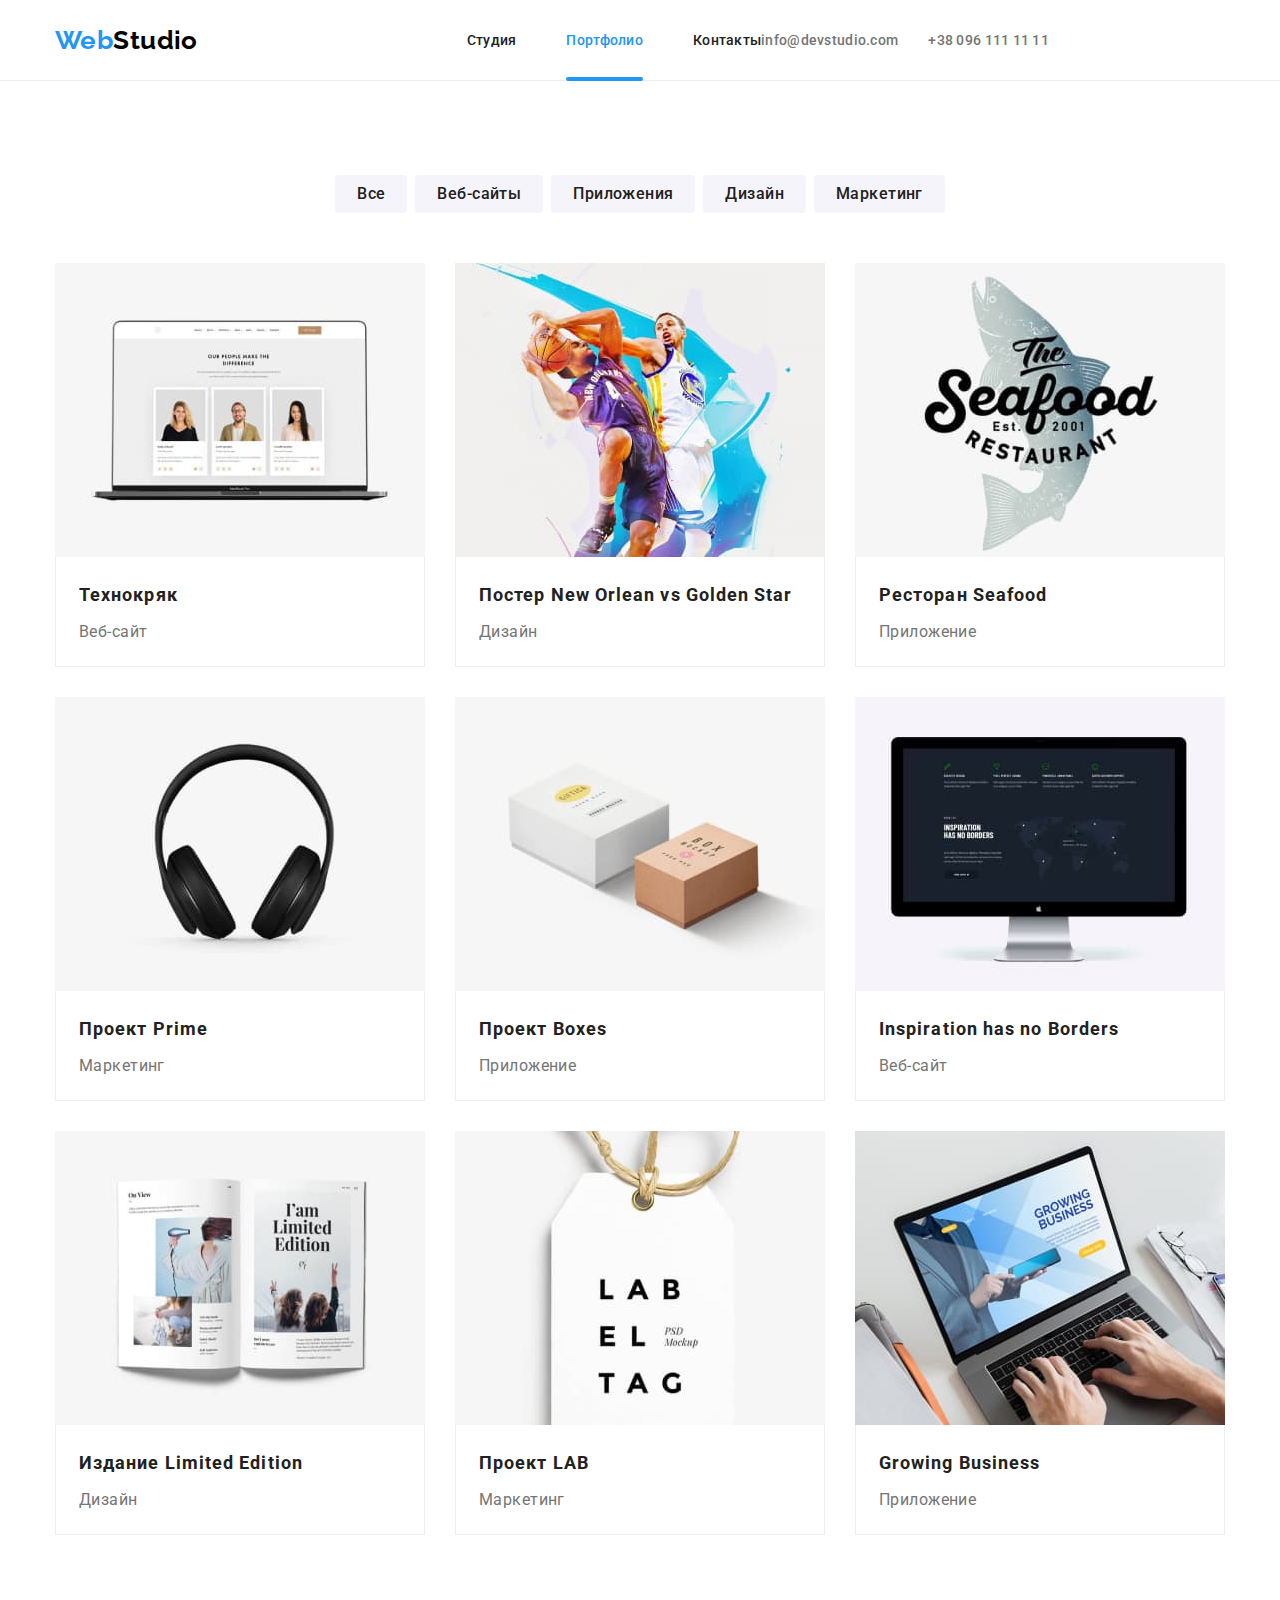
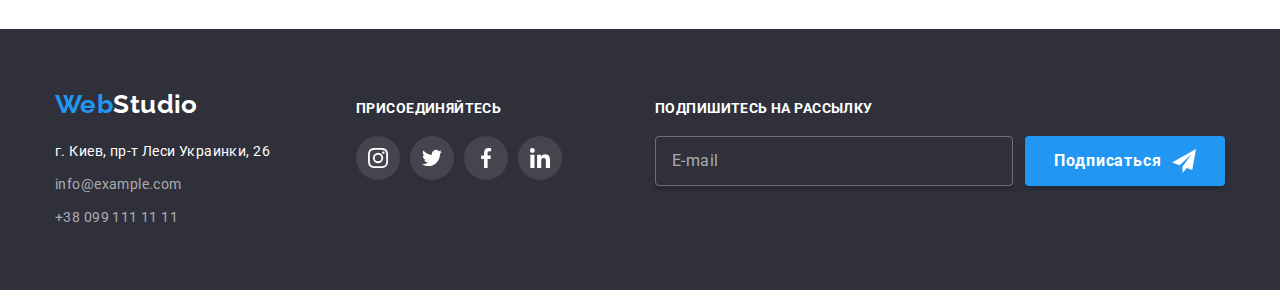
<file: portfolio.html>
<!DOCTYPE html>
<html lang="ru">
<head>
    <meta charset="UTF-8">
    <meta name="viewport" content="width=device-width, initial-scale=1.0">
    <title>WebStudio portfolio</title>
    <link rel="stylesheet" href="https://cdnjs.cloudflare.com/ajax/libs/modern-normalize/1.0.0/modern-normalize.min.css">
    <link rel="preconnect" href="https://fonts.gstatic.com">
    <link href="https://fonts.googleapis.com/css2?family=Raleway:wght@700&family=Roboto:wght@400;500;700;900&display=swap" rel="stylesheet">
    <link rel="stylesheet" href="./css/main.min.css">
</head>
<body>
    <!-- Шапка сайта -->
    <header class="header">
        <div class="container container-header">
            <a href="./index.html" class="logo logo-nav link" lang="en">Web<span
                    class="logo-right-part-dark">Studio</span></a>
            <button type="button" class="button-nav" data-menu-button>
                <svg class="button-menu" aria-label="Переключатель мобильного меню" width="24" height="16">
                    <use class="nav-icon-menu" href="./images/symbol-defs.svg#icon-nav-menu"></use>
                    <use class="nav-icon-close" href="./images/symbol-defs.svg#icon-close"></use>
                </svg>
            </button>
            <div class="nav-mobile">
                <nav class="nav">
                    <ul class="list nav-list">
                        <li class="nav-item"><a href="./index.html" class="nav-link link">Студия</a></li>
                        <li class="nav-item"><a href="./portfolio.html" class="nav-link nav-link-current link">Портфолио</a></li>
                        <li class="nav-item"><a href="" class="nav-link link">Контакты</a></li>
                    </ul>
                </nav>
                <div class="contact-thumb">
                    <ul class="list contacts-list">
                        <li class="contacts-item">
                            <a href="mailto:info@devstudio.com" class="contacts-link link" target="_blank" lang="en">
                                <svg class="contacts-icon" width="16" height="12">
                                    <use href="./images/symbol-defs.svg#icon-envelope"></use>
                                </svg>
                                info@devstudio.com
                            </a>
                        </li>
                        <li class="contacts-item">
                            <a href="tel:+380961111111" class="contacts-link contact-tel link">
                                <svg class="contacts-icon" width="10" height="16">
                                    <use href="./images/symbol-defs.svg#icon-tel"></use>
                                </svg>
                                +38 096 111 11 11
                            </a>
                        </li>
                    </ul>
                    <ul class="list social-list social-list-mobile">
                        <li class="social-item-mobile">
                            <a href="#" target="_blank" class="social-link-mobile link">Instagram</a>
                        </li>
                        <li class="social-item-mobile">
                            <a href="#" target="_blank" class="social-link-mobile link">Twitter</a>
                        </li>
                        <li class="social-item-mobile">
                            <a href="#" target="_blank" class="social-link-mobile link">Facebook</a>
                        </li>
                        <li class="social-item-mobile">
                            <a href="#" target="_blank" class="social-link-mobile link">LinkedIn</a>
                        </li>
                    </ul>
                </div>
            </div>
        </div>
    </header>
    <main>
        <!-- Наши работы -->
        <section class="section">
            <div class="container">
                <!--h1 будет скрытым-->
                <h1 class="title-main visually-hidden">Наши работы</h1>
                <ul class="work-filter list">
                    <li class="work-filter-item">
                        <button type="button" class="work-filter-button">Все</button>
                    </li>
                    <li class="work-filter-item">
                        <button type="button" class="work-filter-button">Веб-сайты</button>
                    </li>
                    <li class="work-filter-item">
                        <button type="button" class="work-filter-button">Приложения</button>
                    </li>
                    <li class="work-filter-item">
                        <button type="button" class="work-filter-button">Дизайн</button>
                    </li>
                    <li class="work-filter-item">
                        <button type="button" class="work-filter-button">Маркетинг</button>
                    </li>
                </ul>
            
            <!-- Демонстрация наших работ -->
                <ul class="work-list list">
                    <li class="work-element">
                        <a href="#" class="work-link link">
                            <div class="work-element-thumb">
                                <img src="./images/our-work/our-work-1.jpg" alt="Веб-сайт Технокряк" width="370" height="294" />
                                <div class="work-element-overlay">
                                    <p class="work-element-description">Технокряк это современная площадка распространения коронавируса. Компании используют
 эту платформу для цифрового шпионажа и атак на защищённые сервера конкурентов.</p>
                                </div>
                            </div>
                            <div class="work-name">
                                <h2 class="work-title">Технокряк</h2>
                                <p class="work-text">Веб-сайт</p>
                            </div>
                        </a>
                    </li>                 
                    <li class="work-element">
                        <a href="#" class="work-link link">
                            <div class="work-element-thumb">
                                <img src="./images/our-work/our-work-2.jpg" alt="Дизайн постера New Orlean vs Golden Star" width="370" height="294"/>
                                <div class="work-element-overlay">
                                    <p class="work-element-description">Технокряк это современная площадка распространения коронавируса. Компании
используют эту платформу для цифрового шпионажа и атак на защищённые сервера конкурентов.</p>
                                </div>
                            </div>
                                <div class="work-name">
                                    <h2 class="work-title">Постер <span lang="en">New Orlean vs Golden Star</span></h2>
                                    <p class="work-text">Дизайн</p>
                                </div>                            
                        </a>
                    </li>
                    <li class="work-element">
                        <a href="#" class="work-link link">
                            <div class="work-element-thumb">
                                <img src="./images/our-work/our-work-3.jpg" alt="Приложение ресторана Seafood" width="370" height="294" />
                                <div class="work-element-overlay">
                                    <p class="work-element-description">Технокряк это современная площадка распространения коронавируса. Компании
                                        используют
                                        эту платформу для цифрового шпионажа и атак на защищённые сервера конкурентов.</p>
                                </div>
                            </div>
                                <div class="work-name">
                                    <h2 class="work-title">Ресторан <span lang="en">Seafood</span></h2>
                                    <p class="work-text">Приложение</p>
                                </div>                            
                        </a>
                    </li>
                    <li class="work-element">
                        <a href="#" class="work-link link">
                            <div class="work-element-thumb">
                                <img src="./images/our-work/our-work-4.jpg" alt="Маркетинг проекта Prime" width="370" height="294" />
                                <div class="work-element-overlay">
                                    <p class="work-element-description">Технокряк это современная площадка распространения коронавируса. Компании
                                        используют эту платформу для цифрового шпионажа и атак на защищённые сервера конкурентов.</p>
                                </div>
                            </div>
                            <div class="work-name">
                                <h2 class="work-title">Проект <span lang="en">Prime</span></h2>                    
                                <p class="work-text">Маркетинг</p>
                            </div>
                        </a>
                    </li>
                    <li class="work-element">
                        <a href="#" class="work-link link">
                            <div class="work-element-thumb">
                                <img src="./images/our-work/our-work-5.jpg" alt="Приложение проекта Boxes" width="370" height="294" />
                                <div class="work-element-overlay">
                                    <p class="work-element-description">Технокряк это современная площадка распространения коронавируса. Компании
                                        используют эту платформу для цифрового шпионажа и атак на защищённые сервера конкурентов.</p>
                                </div>
                            </div>
                            <div class="work-name">
                                <h2 class="work-title">Проект <span lang="en">Boxes</span></h2>
                                <p class="work-text">Приложение</p>
                            </div>
                        </a>
                    </li>
                    <li class="work-element">
                        <a href="#" class="work-link link">
                            <div class="work-element-thumb">
                                <img src="./images/our-work/our-work-6.jpg" alt="Веб-сайт Inspiration has no Borders" width="370" height="294" />
                                <div class="work-element-overlay">
                                    <p class="work-element-description">Технокряк это современная площадка распространения коронавируса. Компании
                                        используют эту платформу для цифрового шпионажа и атак на защищённые сервера конкурентов.</p>
                                </div>
                            </div>
                            <div class="work-name">
                                <h2 class="work-title" lang="en">Inspiration has no Borders</h2>
                                <p class="work-text">Веб-сайт</p>  
                            </div>
                        </a>                  
                    </li>
                    <li class="work-element">
                        <a href="#" class="work-link link">
                            <div class="work-element-thumb">
                            <img src="./images/our-work/our-work-7.jpg" alt="Дизайн издания Limited Edition" width="370" height="294" />
                            <div class="work-element-overlay">
                                <p class="work-element-description">Технокряк это современная площадка распространения коронавируса. Компании
                                    используют эту платформу для цифрового шпионажа и атак на защищённые сервера конкурентов.</p>
                            </div>
                            
                            </div>
                            <div class="work-name">
                                <h2 class="work-title">Издание <span lang="en">Limited Edition</span></h2>
                                <p class="work-text">Дизайн</p>
                            </div>
                        </a>                    
                    </li>
                    <li class="work-element">
                        <a href="#" class="work-link link">
                            <div class="work-element-thumb">
                                
                                <img src="./images/our-work/our-work-8.jpg" alt="Маркетинг проекта LAB" width="370" height="294" />
                                <div class="work-element-overlay">
                                    <p class="work-element-description">Технокряк это современная площадка распространения коронавируса. Компании
                                        используют эту платформу для цифрового шпионажа и атак на защищённые сервера конкурентов.</p>
                                </div>
                            </div>
                            <div class="work-name">
                                <h2 class="work-title">Проект <span lang="en">LAB</span></h2>
                                <p class="work-text">Маркетинг</p> 
                            </div>
                        </a>                   
                    </li>
                    <li class="work-element">
                        <a href="#" class="work-link link">
                            <div class="work-element-thumb">
                                <img src="./images/our-work/our-work-9.jpg" alt="Приложение Growing Business" width="370" height="294" />
                                <div class="work-element-overlay">
                                    <p class="work-element-description">Технокряк это современная площадка распространения коронавируса. Компании
                                        используют эту платформу для цифрового шпионажа и атак на защищённые сервера конкурентов.</p>
                                </div>
                            </div>
                                <div class="work-name">
                                <h2 class="work-title" lang="en">Growing Business</h2>
                                <p class="work-text">Приложение</p>
                            </div>
                        </a>                
                    </li>              
                </ul>
            </div>
        </section>
    </main>
    <!-- Подвал -->
    <footer class="footer">
        <div class="container container-footer">
            <div class="part-address">
                <a href="./index.html" class="logo logo-footer link" lang="en">Web<span
                        class="logo-right-part-light">Studio</span></a>
                <address class="footer-address">г. Киев, пр-т Леси Украинки, 26</address>
                <ul class="list">
                    <li class="element-list">
                        <a href="mailto:info@example.com" class="footer-email link" target="_blank"
                            lang="en">info@example.com</a>
                    </li>
                    <li>
                        <a href="tel:+380991111111" class="footer-email link end">+38 099 111 11 11</a>
                    </li>
                </ul>
            </div>
            <div class="footer-part-social">
                <p class="footer-plea">Присоединяйтесь</p>
                <ul class="social-list list">
                    <li class="social-item">
                        <a href="#" class="social-link social-link-footer">
                            <svg class="social-icon" width="20" height="20">
                                <use href="./images/symbol-defs.svg#icon-instagram"></use>
                            </svg>
                        </a>
                    </li>
                    <li class="social-item">
                        <a href="#" class="social-link social-link-footer">
                            <svg class="social-icon" width="20" height="20">
                                <use href="./images/symbol-defs.svg#icon-twitter"></use>
                            </svg>
                        </a>
                    </li>
                    <li class="social-item">
                        <a href="#" class="social-link social-link-footer">
                            <svg class="social-icon" width="20" height="20">
                                <use href="./images/symbol-defs.svg#icon-facebook"></use>
                            </svg>
                        </a>
                    </li>
                    <li class="social-item">
                        <a href="#" class="social-link social-link-footer">
                            <svg class="social-icon" width="20" height="20">
                                <use href="./images/symbol-defs.svg#icon-linkedin"></use>
                            </svg>
                        </a>
                    </li>
                </ul>
            </div>
            <form class="footer-part-follow">
                <div class="footer-follow">
                    <p class="footer-plea">Подпишитесь на рассылку</p>
                    <label>
                        <input type="email" name="email-for-follow" placeholder="E-mail" class="follow-input">
                    </label>
                </div>
                <button type="submit" class="main-button main-button-no-hover">Подписаться
                    <svg class="icon-follow" width="24" height="24">
                        <use href="./images/symbol-defs.svg#icon-send"></use>
                    </svg>
                </button>
            </form>
        </div>
    </footer>
    <script src="./js/menu.js"></script>
</body>
</html>
</file>
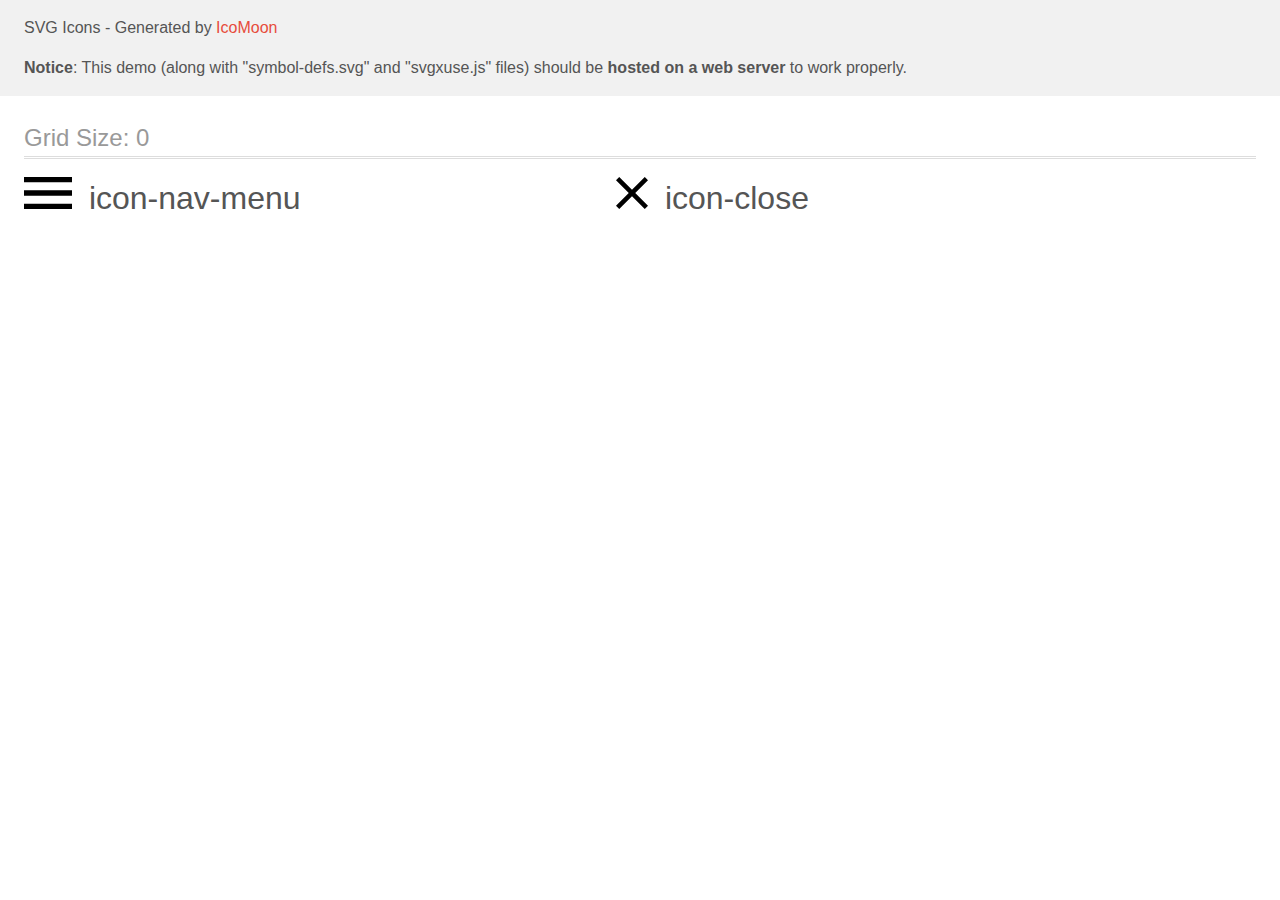
<file: images/svg/icomoon/demo-external-svg.html>
<!doctype html>
<html>
<head>
    <title>IcoMoon - SVG Icons</title>
    <meta charset="utf-8">
    <meta name="viewport" content="width=device-width, initial-scale=1">
    <link rel="stylesheet" href="demo-files/demo.css">
    <link rel="stylesheet" href="style.css">
</head>
<body>
<header class="bgc1 clearfix">
<div class="mhl">
    <p>SVG Icons - Generated by <a href="https://icomoon.io/app">IcoMoon</a></p><p><strong>Notice</strong>: This demo (along with "symbol-defs.svg" and "svgxuse.js" files) should be <b>hosted on a web server</b> to work properly.</p>
</div>
</header>
    <div class="clearfix mhl ptl">
        <h1 class="mvm mtn fgc1">Grid Size: 0</h1>
        <div class="glyph fs1">
            <div class="clearfix pbs">
                <svg class="icon icon-nav-menu"><use xlink:href="symbol-defs.svg#icon-nav-menu"></use></svg><span class="name"> icon-nav-menu</span>
            </div>
        </div>
        <div class="glyph fs1">
            <div class="clearfix pbs">
                <svg class="icon icon-close"><use xlink:href="symbol-defs.svg#icon-close"></use></svg><span class="name"> icon-close</span>
            </div>
        </div>
  </div>
<script defer src="svgxuse.js"></script>
</body>
</html>
</file>
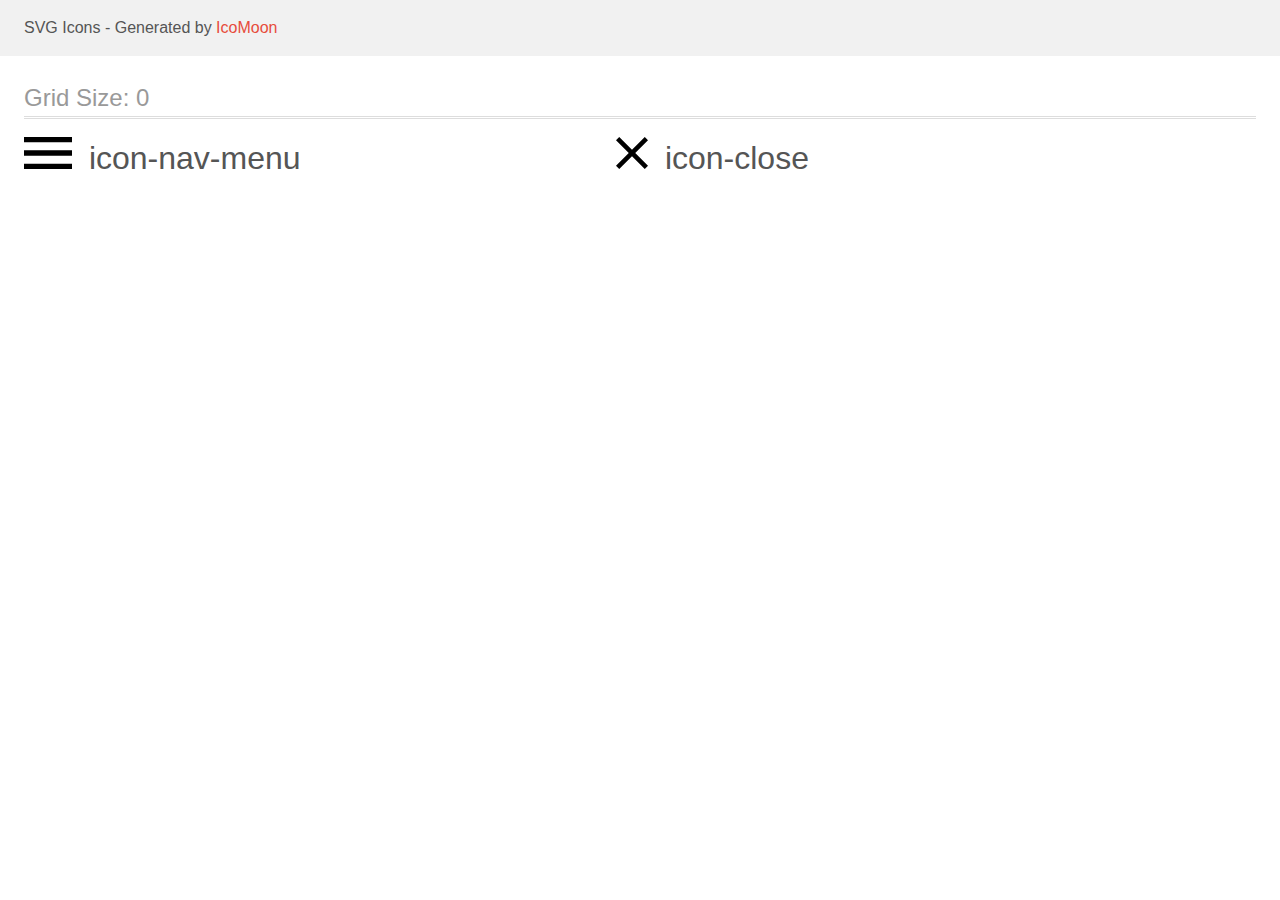
<file: images/svg/icomoon/demo.html>
<!doctype html>
<html>
<head>
    <title>IcoMoon - SVG Icons</title>
    <meta charset="utf-8">
    <meta name="viewport" content="width=device-width, initial-scale=1">
    <link rel="stylesheet" href="demo-files/demo.css">
    <link rel="stylesheet" href="style.css">
</head>
<body>
<svg aria-hidden="true" style="position: absolute; width: 0; height: 0; overflow: hidden;" version="1.1" xmlns="http://www.w3.org/2000/svg" xmlns:xlink="http://www.w3.org/1999/xlink">
<defs>
<symbol id="icon-nav-menu" viewBox="0 0 48 32">
<path d="M0 5.334v-5.334h48v5.334h-48zM0 18.666h48v-5.332h-48v5.332zM0 32h48v-5.334h-48v5.334z"></path>
</symbol>
<symbol id="icon-close" viewBox="0 0 32 32">
<path d="M32 3.223l-3.223-3.223-12.777 12.777-12.777-12.777-3.223 3.223 12.777 12.777-12.777 12.777 3.223 3.223 12.777-12.777 12.777 12.777 3.223-3.223-12.777-12.777 12.777-12.777z"></path>
</symbol>
</defs>
</svg>

<header class="bgc1 clearfix">
<div class="mhl">
    <p>SVG Icons - Generated by <a href="https://icomoon.io/app">IcoMoon</a></p>
</div>
</header>
    <div class="clearfix mhl ptl">
        <h1 class="mvm mtn fgc1">Grid Size: 0</h1>
        <div class="glyph fs1">
            <div class="clearfix pbs">
                <svg class="icon icon-nav-menu"><use xlink:href="#icon-nav-menu"></use></svg><span class="name"> icon-nav-menu</span>
            </div>
        </div>
        <div class="glyph fs1">
            <div class="clearfix pbs">
                <svg class="icon icon-close"><use xlink:href="#icon-close"></use></svg><span class="name"> icon-close</span>
            </div>
        </div>
  </div>
<script defer src="svgxuse.js"></script>
</body>
</html>
</file>
<file: images/svg/icomoon/demo-files/demo.css>
body {
  padding: 0;
  margin: 0;
  font-family: sans-serif;
  font-size: 1em;
  line-height: 1.5;
  color: #555;
  background: #fff;
}
h1 {
  font-size: 1.5em;
  font-weight: normal;
  box-shadow: 0 1px #ddd, 0 2px #fff, 0 3px #ddd;
}
small {
  font-size: .66666667em;
}
a {
  color: #e74c3c;
  text-decoration: none;
}
a:hover, a:focus {
  box-shadow: 0 1px #e74c3c;
}
.bshadow0, input {
  box-shadow: inset 0 -2px #e7e7e7;
}
input:hover {
  box-shadow: inset 0 -2px #ccc;
}
input, fieldset {
  font-size: 1em;
  margin: 0;
  padding: 0;
  border: 0;
}
input {
  color: inherit;
  line-height: 1.5;
  height: 1.5em;
  padding: .25em 0;
}
input:focus {
  outline: none;
  box-shadow: inset 0 -2px #449fdb;
}
.glyph {
  font-size: 16px;
  margin-right: 1.5em;
  float: left;
  width: 17em;
}
svg {
  color: #000;
}
.liga {
  width: 80%;
  width: calc(100% - 2.5em);
}
.talign-right {
  text-align: right;
}
.talign-center {
  text-align: center;
}
.bgc1 {
  background: #f1f1f1;
}
.fgc0 {
  color: #000;
}
.fgc1 {
  color: #999;
}
p {
  margin-top: 1em;
  margin-bottom: 1em;
}
.mvm {
  margin-top: .75em;
  margin-bottom: .75em;
}
.mtn {
  margin-top: 0;
}
.mtl, .mal {
  margin-top: 1.5em;
}
.mbl, .mal {
  margin-bottom: 1.5em;
}
.mal, .mhl {
  margin-left: 1.5em;
  margin-right: 1.5em;
}
.mhmm {
  margin-left: 1em;
  margin-right: 1em;
}
.ptl {
  padding-top: 1.5em;
}
.pbs, .pvs {
  padding-bottom: .25em;
}
.pvs, .pts {
  padding-top: .25em;
}
.unit {
  float: left;
}
.unitRight {
  float: right;
}
.size1of2 {
  width: 50%;
}
.size1of1 {
  width: 100%;
}
.clearfix:before, .clearfix:after {
  content: " ";
  display: table;
}
.clearfix:after {
  clear: both;
}
.hidden-true {
  display: none;
}
.textbox0 {
  width: 3em;
  background: #f1f1f1;
  padding: .25em .5em;
  line-height: 1.5;
  height: 1.5em;
}
.fs0 {
  font-size: 16px;
}
.fs1 {
  font-size: 32px;
}
.name {
  margin-left: .25em;
}
</file>
<file: images/svg/icomoon/style.css>
.icon {
  display: inline-block;
  width: 1em;
  height: 1em;
  stroke-width: 0;
  stroke: currentColor;
  fill: currentColor;
}

/* ==========================================
Single-colored icons can be modified like so:
.icon-name {
  font-size: 32px;
  color: red;
}
========================================== */

.icon-nav-menu {
  width: 1.5em;
}
</file>
<file: css/main.min.css>
body{font-family:Roboto,sans-serif;font-weight:400;font-size:14px;line-height:1.143;letter-spacing:0.03em;background-color:#fff;color:#757575}body.modal-open{overflow:hidden}body.menu-open{overflow-y:hidden}a,button{cursor:pointer}img{display:block;max-width:100%;height:auto}.visually-hidden{position:absolute;clip:rect(0 0 0 0);width:1px;height:1px;margin:-1px}.list{list-style:none;margin:0;padding:0}.link{text-decoration:none}.list-flex{display:flex}.header{background-color:#fff;border-bottom:1px solid #ececec}.hero{margin-left:auto;margin-right:auto;max-height:400px;width:auto;max-width:480px;height:400px;padding-top:118px;padding-bottom:118px;background-repeat:no-repeat;background-position:center;background-size:cover;background-image:linear-gradient(to right, rgba(47,48,58,0.4), rgba(47,48,58,0.4)),url(../images/hero/hero-480-1.jpg);background-color:#2f303a}@media screen and (min-device-pixel-ratio: 2), screen and (min-resolution: 192dpi), screen and (min-resolution: 2dppx){.hero{background-image:linear-gradient(to right, rgba(47,48,58,0.4), rgba(47,48,58,0.4)),url(../images/hero/hero-480-2.jpg)}}@media screen and (min-width: calc(480px + 1px)){.hero{max-width:768px;background-image:linear-gradient(to right, rgba(47,48,58,0.4), rgba(47,48,58,0.4)),url(../images/hero/hero-768-1.jpg)}}@media screen and (min-width: calc(480px + 1px)) and (min-device-pixel-ratio: 2), screen and (min-width: calc(480px + 1px)) and (min-resolution: 192dpi), screen and (min-width: calc(480px + 1px)) and (min-resolution: 2dppx){.hero{background-image:linear-gradient(to right, rgba(47,48,58,0.4), rgba(47,48,58,0.4)),url(../images/hero/hero-768-2.jpg)}}@media screen and (min-width: calc(768px + 1px)){.hero{max-width:1600px;min-height:600px;padding-top:200px;padding-bottom:200px;background-image:linear-gradient(to right, rgba(47,48,58,0.4), rgba(47,48,58,0.4)),url(../images/hero/hero-1600-1.jpg)}}@media screen and (min-width: calc(768px + 1px)) and (min-device-pixel-ratio: 2), screen and (min-width: calc(768px + 1px)) and (min-resolution: 192dpi), screen and (min-width: calc(768px + 1px)) and (min-resolution: 2dppx){.hero{background-image:linear-gradient(to right, rgba(47,48,58,0.4), rgba(47,48,58,0.4)),url(../images/hero/hero-1600-2.jpg)}}.hero-object{margin-left:auto;margin-right:auto;max-width:360px}@media screen and (min-width: 1200px){.hero-object{max-width:696px}}.hero-title{font-weight:900;color:#fff;text-transform:uppercase;margin-top:0;margin-bottom:30px;line-height:1.615;letter-spacing:0.06em;font-size:5.42vw}@media screen and (min-width: 480px){.hero-title{font-size:26px}}@media screen and (min-width: 1200px){.hero-title{font-size:44px;line-height:1.36}}.features-list{margin:-15px;display:flex;flex-wrap:wrap;flex-direction:column}@media screen and (min-width: 768px){.features-list{flex-direction:row}}.we-doing-list{display:flex}.team-list{display:flex;flex-wrap:wrap;flex-direction:column;margin:-15px}@media screen and (min-width: 768px){.team-list{flex-direction:row}}.clients-list{display:flex;flex-direction:column;align-items:center;margin:-15px}@media screen and (min-width: 480px){.clients-list{flex-direction:row;flex-wrap:wrap;align-items:start}}.footer{padding-top:60px;padding-bottom:60px;background-color:#2f303a;text-align:left}.part-address{margin-bottom:60px}@media screen and (min-width: 1200px){.part-address{width:231px;margin-right:70px;margin-bottom:0}}.footer-address,.footer-email{line-height:1.714}.footer-address{display:block}.footer-email{display:inline-block;transition:color 250ms cubic-bezier(0.4, 0, 0.2, 1);color:rgba(255,255,255,0.6)}.footer-email:hover,.footer-email:focus{color:#2196f3}.footer-address{color:#fff;margin-bottom:8px;font-style:normal}@media screen and (min-width: 1200px){.footer-address{margin-bottom:9px}}.element-list{margin-bottom:8px}@media screen and (min-width: 1200px){.element-list{margin-bottom:9px}}.footer-part-social{margin-bottom:60px}@media screen and (min-width: 1200px){.footer-part-social{width:206px;margin-right:93px;margin-bottom:0}}.footer-plea{margin-top:0;margin-bottom:20px;font-weight:700;font-size:14px;line-height:1.143;letter-spacing:0.03em;text-transform:uppercase;color:#fff}.backdrop{position:fixed;top:0;left:0;width:100%;height:100%;background-color:rgba(0,0,0,0.2);opacity:1;z-index:2;overflow-y:scroll;transition:opacity 250ms cubic-bezier(0.4, 0, 0.2, 1),visibility 250ms cubic-bezier(0.4, 0, 0.2, 1)}.backdrop.is-hidden{visibility:hidden;opacity:0;pointer-events:none}.modal-hero{position:absolute;top:15px;left:50%;transform:translateX(-50%) scale(1);max-width:450px;width:calc(100vw - 30px);max-height:609px;padding:8.33vw;box-shadow:0px 1px 3px rgba(0,0,0,0.12),0px 1px 1px rgba(0,0,0,0.14),0px 2px 1px rgba(0,0,0,0.2);border-radius:4px;background-color:#fff;transition:transform 250ms cubic-bezier(0.4, 0, 0.2, 1)}.backdrop.is-hidden .modal-hero{transform:translate(-50%, -50%) scale(0)}@media screen and (min-height: 609px){.modal-hero{top:50%;transform:translate(-50%, -50%) scale(1)}}@media screen and (min-width: 480px){.modal-hero{padding:40px}}@media screen and (min-width: 1200px){.modal-hero{min-width:528px;min-height:581px}}.modal-text{margin-top:0;margin-bottom:12px;font-weight:700;font-size:4.17vw;line-height:1.5;text-align:center;color:#212121}@media screen and (min-width: 480px){.modal-text{font-size:20px}}@media screen and (min-width: 1200px){.modal-text{line-height:1.15}}.modal-form{width:100%;text-align:center}@media screen and (min-width: 480px){.modal-form{max-width:370px}}@media screen and (min-width: 1200px){.modal-form{max-width:448px}}.form-field{position:relative;display:flex;flex-direction:column;margin-bottom:10px;width:100%;height:58px;text-align:left}.form-label{height:58px;width:100%;font-size:12px;line-height:1.17;letter-spacing:0.01em}.form-thumb{position:absolute;display:flex;justify-content:flex-start;align-items:center;bottom:0;left:0;pointer-events:none;width:100%;height:40px;padding-left:12px;fill:currentColor;color:#212121;transition:color 250ms cubic-bezier(0.4, 0, 0.2, 1)}.form-label:focus-within+.form-thumb{color:#2196f3}.form-input{margin-top:4px;width:100%;height:40px;padding:11px 12px 11px 42px;border:1px solid rgba(33,33,33,0.2);border-radius:4px;transition:border 250ms cubic-bezier(0.4, 0, 0.2, 1)}.form-label:focus-within .form-input{outline:none;border:1px solid #2196f3}.form-textarea{display:block;width:100%;padding:12px 16px;margin-top:4px;resize:none;border:1px solid rgba(33,33,33,0.2);border-radius:4px}.form-field-textarea:focus-within .form-textarea{outline:none;border:1px solid #2196f3}.form-textarea::placeholder{font-weight:400;font-size:12px;line-height:1.17;letter-spacing:0.01em;color:rgba(117,117,117,0.5)}.form-field-textarea{text-align:left;width:100%;margin-bottom:20px}.work-list{margin:-15px;display:flex;flex-wrap:wrap;flex-direction:column}@media screen and (min-width: 768px){.work-list{flex-direction:row}}.section{padding-top:60px;padding-bottom:60px}@media screen and (min-width: 1200px){.section{padding-top:94px;padding-bottom:94px}}.section-background{padding-top:60px;padding-bottom:60px;background-color:#f5f4fa}@media screen and (min-width: 1200px){.section-background{padding-top:94px;padding-bottom:94px}}@media screen and (max-width: 1199px){.section-none{display:none}}.container{width:auto;max-width:100vw;padding-left:15px;padding-right:15px;margin-right:auto;margin-left:auto;text-align:center}@media screen and (min-width: 480px){.container{max-width:480px}}@media screen and (min-width: 768px){.container{max-width:768px}}@media screen and (min-width: 1200px){.container{max-width:1200px}}.container-header{text-align:left;display:flex;justify-content:space-between;align-items:center}@media screen and (min-width: 768px){.container-footer{display:flex;flex-wrap:wrap;justify-content:space-around;align-items:baseline}}@media screen and (min-width: 1200px){.container-footer{text-align:left}}.logo{display:inline-block;color:#2196f3;font-family:Raleway;font-weight:700;font-size:24px;line-height:1.167}.logo-right-part-dark{color:#050404}.logo-right-part-light{color:#fff}.logo-footer{margin-bottom:20px}@media screen and (min-width: 1200px){.logo{font-size:26px;line-height:1.192}}.logo-nav{padding:16px 0}@media screen and (min-width: 768px){.logo-nav{padding:26px 0;margin-right:88px}}@media screen and (min-width: 1200px){.logo-nav{padding:24px 0;margin-right:93px}}.nav-thumb{position:fixed;background-color:#fff;top:0;left:0;right:0;bottom:0;max-width:100vw;height:100vh;display:none}.button-nav.is-open+.nav-thumb{display:block;z-index:1;overflow-y:scroll}@media screen and (min-width: 768px){.nav-thumb{display:block;position:static;width:100%;height:auto;transition:none}}.nav-mobile{display:flex;height:100vh;max-width:480px;margin-left:auto;margin-right:auto;padding:10vw 8.33vw;flex-direction:column}@media screen and (min-width: 480px){.nav-mobile{padding:48px 40px}}@media screen and (min-width: 768px){.nav-mobile{flex-direction:row;justify-content:space-between;height:auto;padding:0;max-width:100%}}.nav{font-weight:500;display:flex;justify-content:left;align-items:center;margin-bottom:auto}@media screen and (min-width: 768px){.nav{margin:0}}.nav-list{letter-spacing:0.02em;font-size:8.33vw;line-height:1.175}@media screen and (min-width: 480px){.nav-list{font-size:40px}}@media screen and (min-width: 768px){.nav-list{display:flex;justify-content:center;align-items:center;font-size:14px;line-height:1.143;margin-right:auto}}.nav-item:not(:last-child){margin-bottom:32px}@media screen and (min-width: 768px){.nav-item:not(:last-child){margin-bottom:0;margin-right:50px}}.nav-link{padding:0;display:block;color:#212121;transition:color 250ms cubic-bezier(0.4, 0, 0.2, 1)}@media screen and (min-width: 768px){.nav-link{padding:32px 0px}.nav-link:hover,.nav-link:focus{color:#2196f3}}.nav-link-current{position:relative;color:#2196f3}@media screen and (min-width: 768px){.nav-link-current::after{content:'';position:absolute;bottom:-1px;left:0;display:block;width:100%;height:4px;border-radius:2px;background-color:#2196f3}}.contacts-list{display:flex;justify-content:center;align-items:flex-start;flex-direction:column-reverse;margin-bottom:64px}@media screen and (min-width: 768px){.contacts-list{flex-direction:column;margin-bottom:0}}@media screen and (min-width: 1200px){.contacts-list{flex-direction:row;align-items:center}}.contacts-item:not(:first-child){margin-bottom:32px}@media screen and (min-width: 768px){.contacts-item{width:100%}.contacts-item:not(:first-child){margin-bottom:0}}@media screen and (min-width: 1200px){.contacts-item:not(:last-child){margin-right:30px}}.contacts-link{display:flex;justify-content:center;align-items:center;font-size:24px;line-height:1.167;letter-spacing:0.02em;fill:currentColor;color:inherit;font-weight:500;font-size:5vw}@media screen and (min-width: 480px){.contacts-link{font-size:24px}}@media screen and (min-width: 768px){.contacts-link{font-size:12px;justify-content:flex-start;padding-top:21px;transition:color 250ms cubic-bezier(0.4, 0, 0.2, 1)}.contacts-link:hover,.contacts-link:focus{color:#2196f3}}@media screen and (min-width: 1200px){.contacts-link{font-size:14px;padding:32px 0}}.contacts-icon{display:none}@media screen and (min-width: 1200px){.contacts-icon-desktop{display:inline-block;margin-right:8px}}@media screen and (min-width: 768px){.contacts-icon-tablet{display:inline-block;margin-right:8px}}@media screen and (min-width: 1200px){.contacts-icon-tablet{display:none}}.contact-tel{font-size:7.08vw;line-height:1.176;color:#2196f3}@media screen and (min-width: 480px){.contact-tel{font-size:34px}}@media screen and (min-width: 768px){.contact-tel{font-size:12px;line-height:1.167;color:inherit;padding-top:0;padding-bottom:21px;margin-top:10px}}@media screen and (min-width: 1200px){.contact-tel{font-size:14px;padding:32px 0;margin-top:0}}.button-close{position:absolute;right:8px;top:8px;width:30px;height:30px;padding:0;fill:currentColor;color:#050404;background-color:inherit;border:1px solid rgba(0,0,0,0.1);border-radius:50%;transition:color 250ms cubic-bezier(0.4, 0, 0.2, 1)}.button-close:hover,.button-close:focus{color:#2196f3}.button-nav{display:inline-block;z-index:2;width:40px;height:40px;padding:0;fill:currentColor;color:#050404;background-color:transparent;border:none;transition:color 250ms cubic-bezier(0.4, 0, 0.2, 1)}.button-nav:hover,.button-nav:focus{color:#2196f3}.button-nav.is-open{position:fixed;right:15px;top:10px}@media screen and (min-width: 768px){.button-nav{display:none}}.button-nav .nav-icon-close{display:none}.button-nav.is-open .nav-icon-close{display:block}.button-nav.is-open .nav-icon-menu{display:none}.social-list{display:flex;flex-wrap:wrap;justify-content:center}.social-list-mobile{justify-content:flex-start}@media screen and (min-width: 768px){.social-list-mobile{display:none}}.social-item{width:44px;height:44px}.social-item:not(:last-child){margin-right:10px}.social-item-mobile:not(:last-child){position:relative;margin-right:4.17vw}@media screen and (min-width: 480px){.social-item-mobile:not(:last-child){margin-right:20px}}.social-item-mobile:not(:last-child)::after{content:'';position:absolute;right:-10px;top:0;display:inline-block;width:1px;height:22px;background-image:url(../images/svg/Line.svg)}.social-link{display:flex;justify-content:center;align-items:center;border-radius:50%;width:auto;height:100%;fill:currentColor}.social-link-team{color:#afb1b8;background-color:#fff}@media screen and (min-width: 1200px){.social-link-team{transition:color 250ms cubic-bezier(0.4, 0, 0.2, 1),background-color 250ms cubic-bezier(0.4, 0, 0.2, 1);color:#afb1b8}.social-link-team:hover,.social-link-team:focus{color:#fff;border-color:#2196f3}.social-link-team:hover,.social-link-team:focus{background-color:#2196f3}}.social-link-footer{color:#fff;background-color:rgba(255,255,255,0.1)}@media screen and (min-width: 1200px){.social-link-footer:hover,.social-link-footer:focus{background-color:#2196f3}}.social-link-mobile{font-weight:500;font-size:3.75vw;line-height:1.222;color:#2196f3}@media screen and (min-width: 480px){.social-link-mobile{font-size:18px}}.main-button{display:inline-flex;justify-content:center;align-items:center;width:200px;height:50px;font-family:inherit;font-size:16px;font-weight:700;line-height:1.88;letter-spacing:0.06em;fill:currentColor;border:none;border-radius:4px;box-shadow:0px 4px 4px rgba(0,0,0,0.15);transition:background-color 250ms cubic-bezier(0.4, 0, 0.2, 1);color:#fff;background-color:#2196f3}.main-button:hover,.main-button:focus{background-color:#188ce8}.main-button-no-hover{color:#fff;background-color:#2196f3}.main-button-no-hover:hover,.main-button-no-hover:focus{background-color:#2196f3}.title-main{margin:0 0 30px 0;padding:0;font-weight:700;font-size:28px;line-height:1.179;color:#212121}@media screen and (min-width: 1200px){.title-main{margin:0 0 50px 0;font-size:36px}}.features-item{max-width:450px;margin:15px}@media screen and (min-width: 768px){.features-item{width:354px;text-align:left}}@media screen and (min-width: 1200px){.features-item{width:270px}}.features-title{padding:0;margin:0 0 10px 0;font-size:inherit;text-transform:uppercase;color:#212121;font-weight:700}.features-bcg-icon{display:flex;justify-content:center;align-items:center;width:auto;height:120px;background-color:#f5f4fa;border-radius:4px;margin-bottom:30px}.features-text{margin-top:0;margin-bottom:0;text-align:left;line-height:1.7}.we-doing-item{position:relative;width:calc((100% - 2 * 30px) / 3)}.we-doing-item:not(:last-child){margin-right:30px}.we-doing-thumb{position:absolute;bottom:0;left:0;display:flex;justify-content:center;align-items:center;width:100%;height:70px;background-image:linear-gradient(to right, rgba(47,48,58,0.8), rgba(47,48,58,0.8))}.we-doing-text{margin-top:0;margin-bottom:0;font-size:inherit;font-weight:700;text-transform:uppercase;color:#fff}.team-item{box-shadow:0px 1px 3px rgba(0,0,0,0.12),0px 1px 1px rgba(0,0,0,0.14),0px 2px 1px rgba(0,0,0,0.2);border-radius:0px 0px 4px 4px;max-width:100%;background-color:#fff;margin:15px;max-width:450px}@media screen and (min-width: 768px){.team-item{width:354px}}@media screen and (min-width: 1200px){.team-item{width:270px}}.team-card{width:auto;padding:24px}@media screen and (min-width: 768px){.team-card{padding-top:30px}}@media screen and (min-width: 1200px){.team-card{padding:30px 32px}}.team-name,.team-position{font-size:16px;line-height:1.188}.team-name{margin-top:0;margin-bottom:10px;font-weight:500;color:#212121}.team-position{margin-top:0;margin-bottom:16px;text-transform:capitalize}.clients-item{width:210px;height:90px;margin:15px}@media screen and (min-width: 768px){.clients-item{width:226px}}@media screen and (min-width: 1200px){.clients-item{width:170px}}.clients-link{display:flex;justify-content:center;align-items:center;color:#afb1b8;fill:currentColor;width:auto;height:100%;border:1px solid #afb1b8;border-radius:4px;transition:color 250ms cubic-bezier(0.4, 0, 0.2, 1),border-color 250ms cubic-bezier(0.4, 0, 0.2, 1)}.clients-link:hover,.clients-link:focus{color:#2196f3;border-color:#2196f3}@media screen and (min-width: 1200px){.footer-part-follow{display:flex;align-items:flex-end;width:570px}}@media screen and (min-width: 1200px){.footer-follow{width:358px;margin-right:12px}}.follow-input,.follow-input::placeholder{font-size:16px;line-height:1.25;letter-spacing:0.03em;color:rgba(255,255,255,0.6)}.follow-input{width:100%;max-width:450px;height:50px;padding:15px 16px;border:1px solid rgba(255,255,255,0.3);box-shadow:0px 4px 4px rgba(0,0,0,0.15);border-radius:4px;background-color:transparent;margin-bottom:20px}@media screen and (min-width: 768px){.follow-input{width:450px}}@media screen and (min-width: 1200px){.follow-input{width:358px;margin-bottom:0}}.icon-follow{margin-left:10px}@media screen and (min-width: 1200px){.footer-part-follow{display:flex;align-items:flex-end;width:570px}}@media screen and (min-width: 1200px){.footer-follow{width:358px;margin-right:12px}}.follow-input,.follow-input::placeholder{font-size:16px;line-height:1.25;letter-spacing:0.03em;color:rgba(255,255,255,0.6)}.follow-input{width:100%;max-width:450px;height:50px;padding:15px 16px;border:1px solid rgba(255,255,255,0.3);box-shadow:0px 4px 4px rgba(0,0,0,0.15);border-radius:4px;background-color:transparent;margin-bottom:20px}@media screen and (min-width: 768px){.follow-input{width:450px}}@media screen and (min-width: 1200px){.follow-input{width:358px;margin-bottom:0}}.icon-follow{margin-left:10px}.work-element-description{font-size:4vw;line-height:1.556;text-align:left;margin-top:0;margin-bottom:0;color:#fff}@media screen and (min-width: 480px){.work-element-description{font-size:18px}}.work-element-overlay{position:absolute;top:0;left:0;width:auto;height:auto;z-index:-1;display:flex;align-items:center;justify-content:center;padding:16.04vw 5vw;transform:translateY(100%);transition:transform 250ms cubic-bezier(0.4, 0, 0.2, 1),z-index 250ms cubic-bezier(0.4, 0, 0.2, 1);background-color:rgba(33,150,243,0.9)}@media screen and (min-width: 480px){.work-element-overlay{padding:77px 24px}}@media screen and (min-width: 768px){.work-element-overlay{padding-top:49px;padding-bottom:49px}}@media screen and (min-width: 1200px){.work-element-overlay{padding-top:63px;padding-bottom:63px}}.work-link:hover .work-element-overlay,.work-link:focus .work-element-overlay{transform:translateY(0);z-index:0}.checkbox-label,.conditions{line-height:1.167}@media screen and (min-width: 1200px){.checkbox-label,.conditions{line-height:1.714}}.checkbox-label{font-size:12px;position:relative;display:inline-block;max-width:100%;text-align:left;margin-left:24px}@media screen and (min-width: 1200px){.checkbox-label{margin-left:36px;font-size:14px}}.checkbox-label::before{position:absolute;transform:translate(-50%, -50%);top:50%;left:-13px;content:'';display:inline-block;width:16px;height:15px;border-radius:2px;background-image:url(../images/svg/check-off.svg);transition:background-image 250ms cubic-bezier(0.4, 0, 0.2, 1),background-color 250ms cubic-bezier(0.4, 0, 0.2, 1)}.checkbox-consent:checked+.checkbox-label::before{background-image:url(../images/svg/check-on.svg);background-color:#2196f3}.checkbox-consent:focus+.checkbox-label::before,.checkbox-consent:focus:checked+.checkbox-label::before{box-shadow:0 0 0 1px #101010}.checkbox-consent:hover+.checkbox-label::before{cursor:pointer}.conditions{position:relative;display:inline-block;color:#2196f3;text-decoration:none}.conditions::before{content:'';width:100%;height:1px;background-color:#2196f3;position:absolute;left:0;bottom:0}.checkbox-field{position:relative;width:auto;margin-bottom:30px}.checkbox-consent{position:absolute;appearance:none}.work-filter{display:flex;justify-content:flex-start;align-items:center;flex-wrap:wrap;margin-bottom:25px}@media screen and (min-width: 768px){.work-filter{margin-bottom:30px;justify-content:center}}@media screen and (min-width: 1200px){.work-filter{margin-bottom:50px}}.work-filter-item{margin-bottom:15px}@media screen and (min-width: 768px){.work-filter-item{margin-bottom:0}}.work-filter-item:not(:last-child){margin-right:8px}.work-filter-button{font-family:inherit;font-size:16px;border:none;border-radius:4px;padding:6px 22px;font-weight:500;line-height:1.6;letter-spacing:inherit;color:#212121;background-color:#f5f4fa;transition:color 250ms cubic-bezier(0.4, 0, 0.2, 1),box-shadow 250ms cubic-bezier(0.4, 0, 0.2, 1),background-color 250ms cubic-bezier(0.4, 0, 0.2, 1)}.work-filter-button:focus,.work-filter-button:hover{box-shadow:0px 3px 1px rgba(0,0,0,0.1),0px 1px 2px rgba(0,0,0,0.08),0px 2px 2px rgba(0,0,0,0.12);color:#fff;background-color:#2196f3}.work-element{margin:15px;max-width:450px;background-color:#fff;outline:1px solid #eee;outline-offset:-1px}@media screen and (min-width: 768px){.work-element{width:354px}}@media screen and (min-width: 1200px){.work-element{width:370px}}.work-link{display:block;height:100%}.work-link:hover,.work-link:focus{box-shadow:0px 1px 1px rgba(0,0,0,0.12),0px 4px 4px rgba(0,0,0,0.06),1px 4px 6px rgba(0,0,0,0.16);display:block;transition:box-shadow 250ms cubic-bezier(0.4, 0, 0.2, 1)}.work-element-thumb{position:relative;overflow:hidden}.work-title{margin:0 0 4px 0;font-weight:700;font-size:18px;line-height:2;letter-spacing:0.06em;color:#212121}.work-text{margin-top:0;margin-bottom:0;font-size:16px;line-height:1.87;color:#757575}.work-name{text-align:left;padding:20px 24px}
/*# sourceMappingURL=main.min.css.map */
</file>
